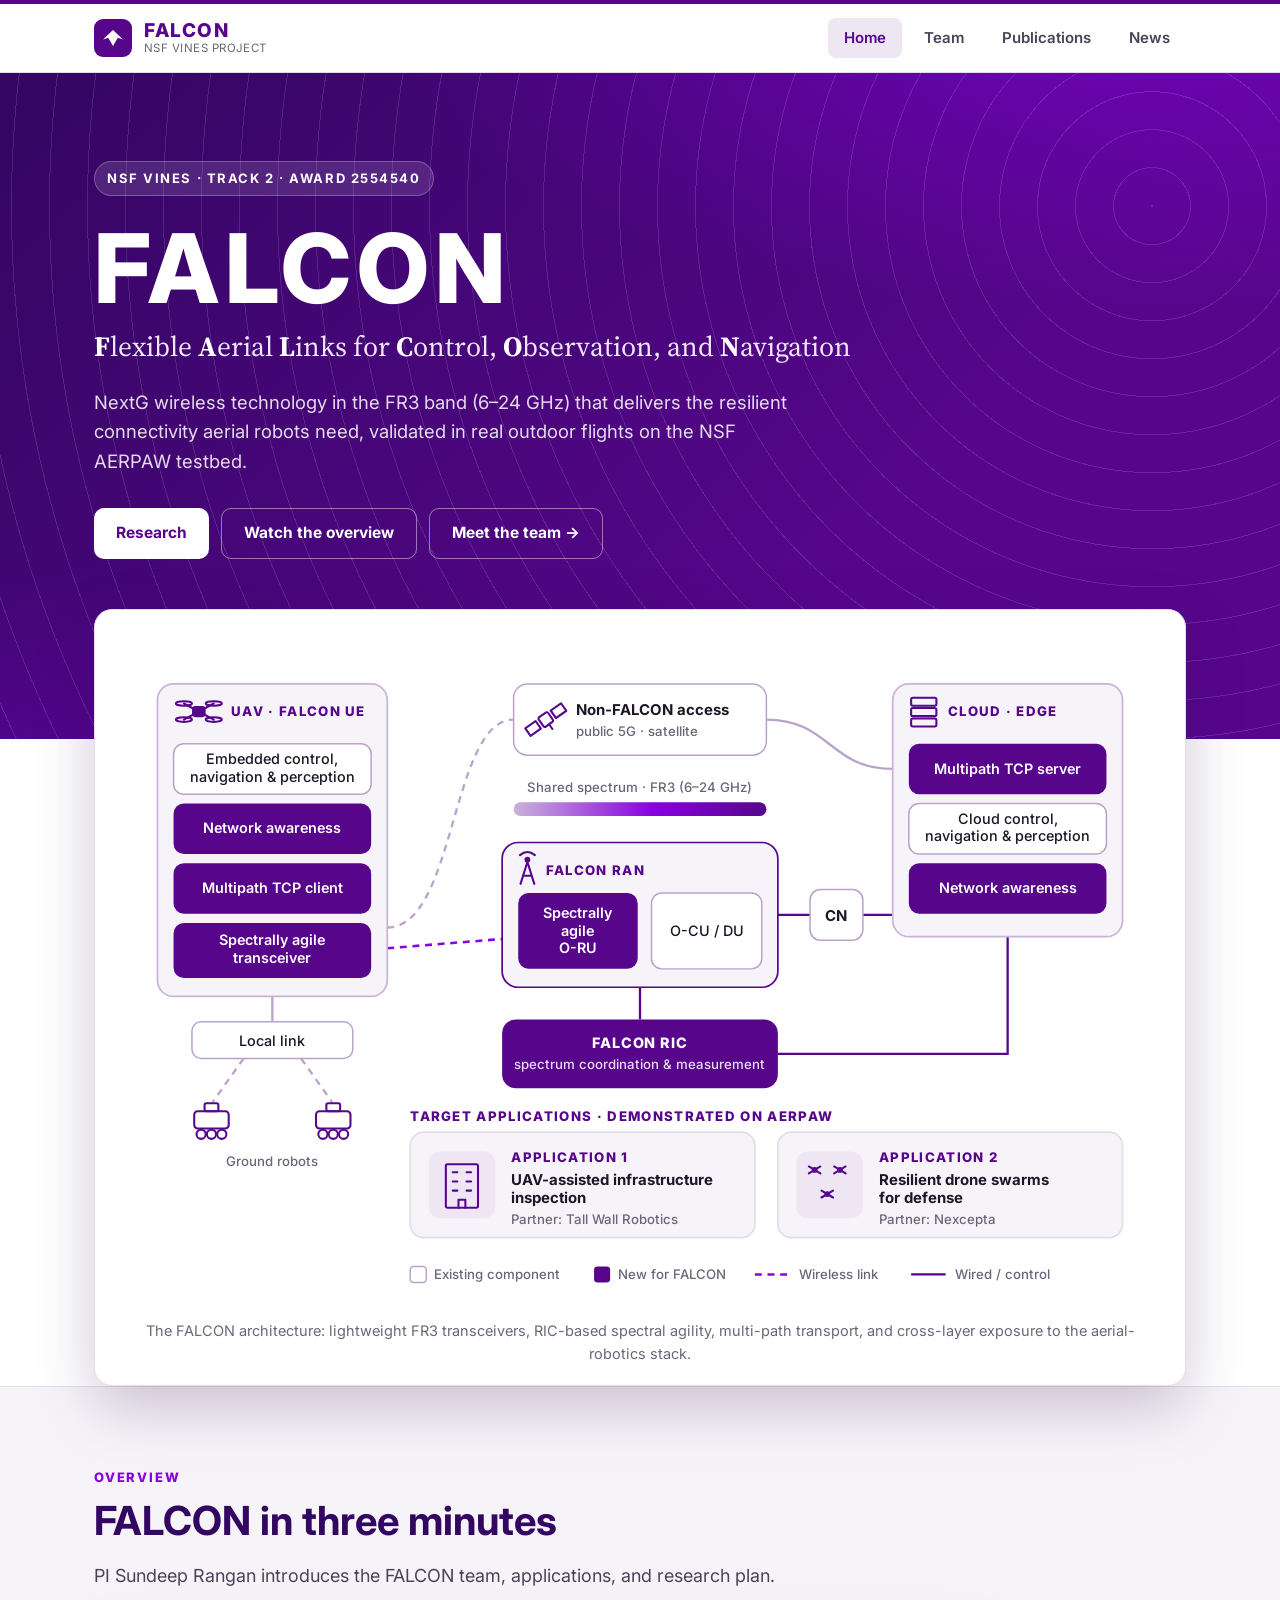
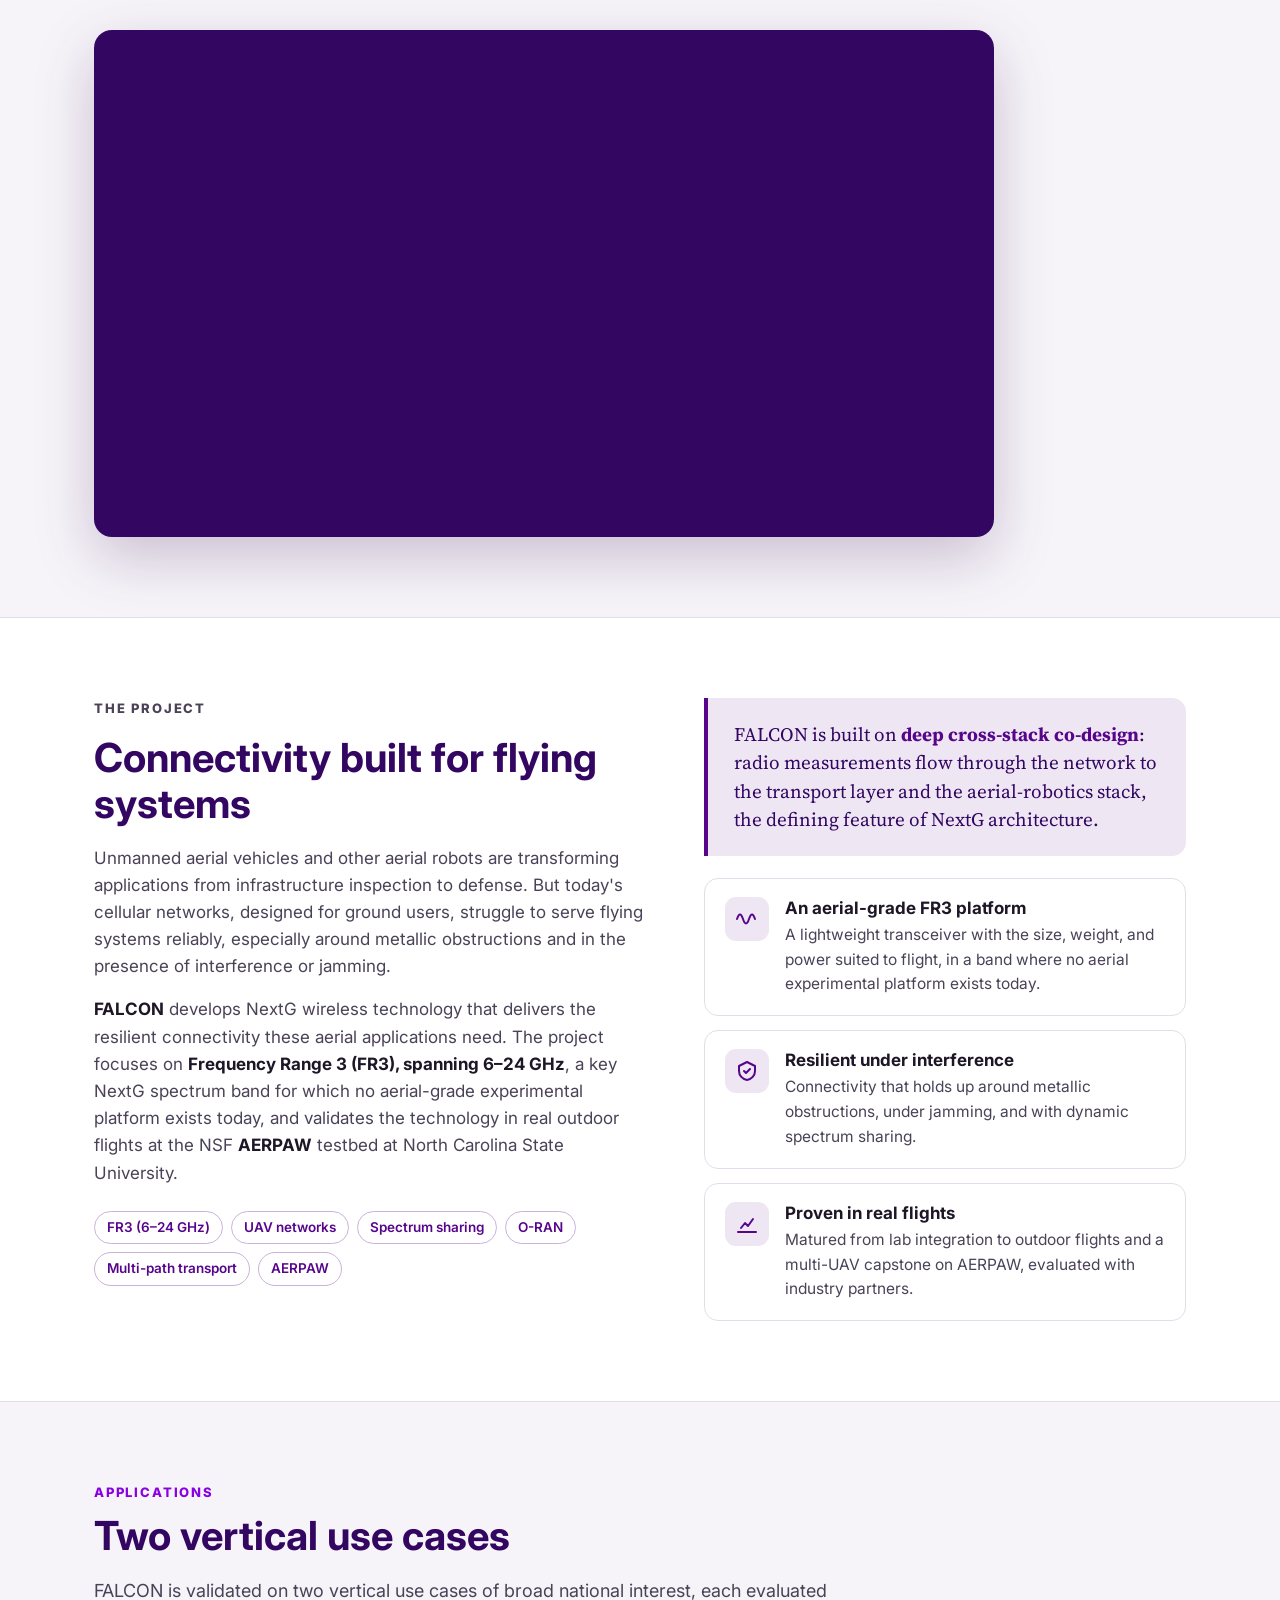
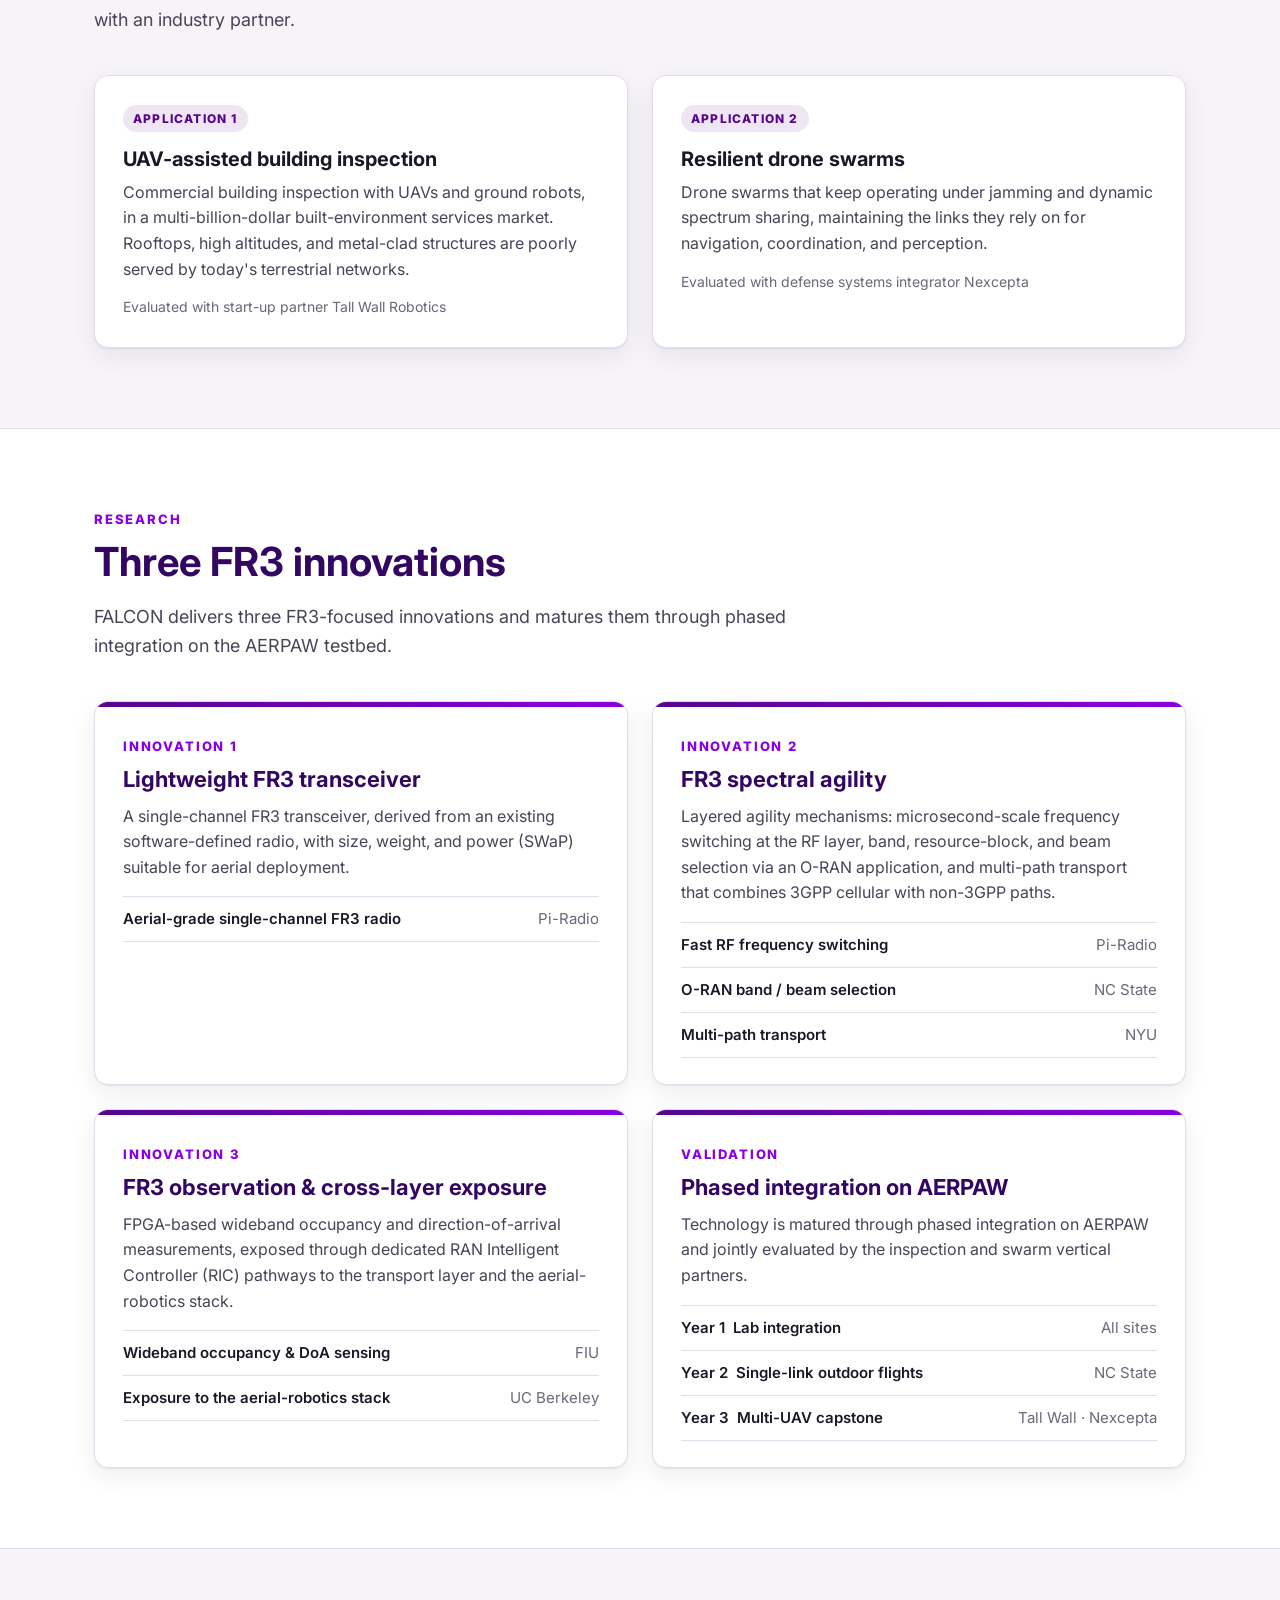
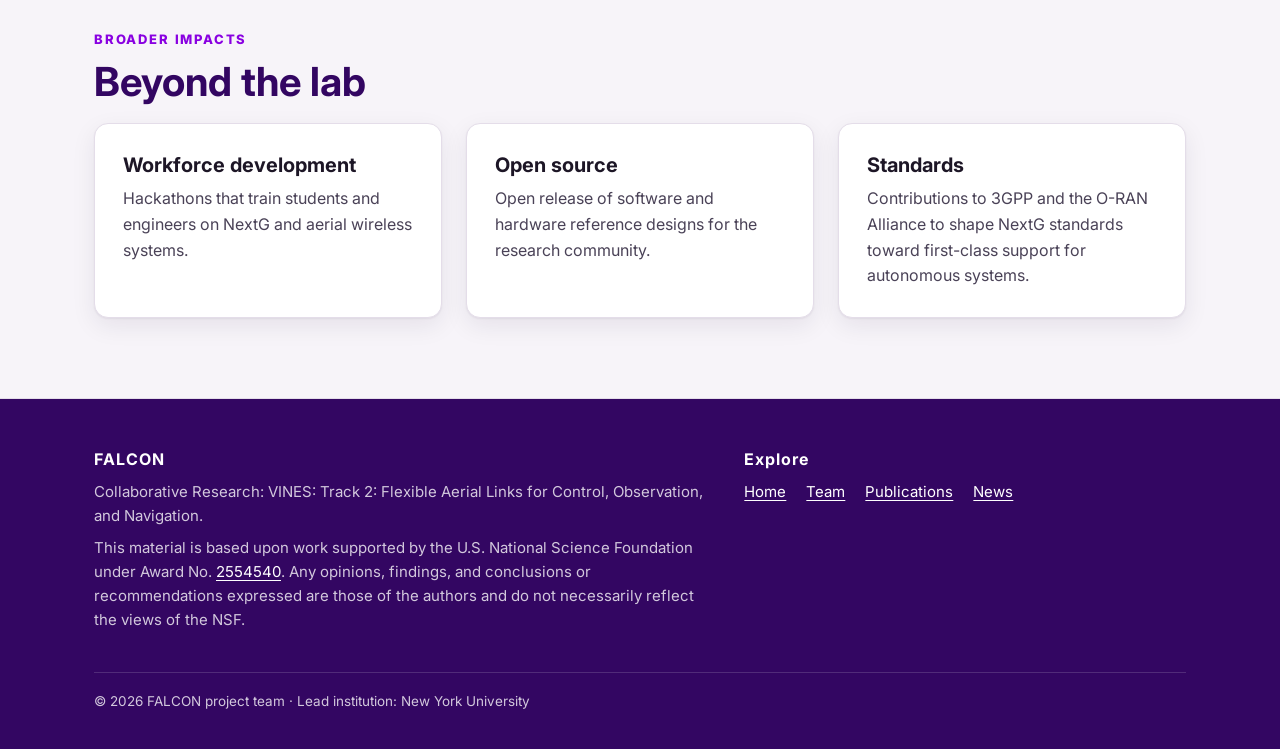
<file: index.html>
<!DOCTYPE html>
<html lang="en">
<head>
  <meta charset="utf-8">
  <meta name="viewport" content="width=device-width, initial-scale=1">
  <title>FALCON | Flexible Aerial Links for Control, Observation, and Navigation</title>
  <meta name="description" content="FALCON is an NSF VINES project developing resilient FR3 (6–24 GHz) NextG wireless connectivity for UAVs and aerial robots, validated in outdoor flights on the AERPAW testbed.">
  <link rel="icon" href="assets/img/favicon.svg" type="image/svg+xml">
  <link rel="preconnect" href="https://fonts.googleapis.com">
  <link rel="preconnect" href="https://fonts.gstatic.com" crossorigin>
  <link href="https://fonts.googleapis.com/css2?family=Inter:wght@400;500;600;700;800&family=Source+Serif+4:wght@400;600;700&display=swap" rel="stylesheet">
  <link rel="stylesheet" href="assets/css/style.css">
</head>
<body>

<header class="site-header">
  <div class="container nav">
    <a class="brand" href="index.html" aria-label="FALCON home">
      <span class="brand-mark"><svg viewBox="0 0 24 24" fill="#fff" aria-hidden="true"><path d="M2 13.5 12 4l10 9.5-5.2-1.7L12 20l-4.8-8.2z"/></svg></span>
      <span class="brand-text"><span class="brand-name">FALCON</span><span class="brand-sub">NSF VINES Project</span></span>
    </a>
    <button class="nav-toggle" aria-label="Toggle menu" aria-expanded="false" aria-controls="nav-links">
      <svg viewBox="0 0 24 24" fill="none" stroke="currentColor" stroke-width="2" stroke-linecap="round"><path d="M4 7h16M4 12h16M4 17h16"/></svg>
    </button>
    <ul class="nav-links" id="nav-links">
      <li><a href="index.html" aria-current="page">Home</a></li>
      <li><a href="team.html">Team</a></li>
      <li><a href="publications.html">Publications</a></li>
      <li><a href="news.html">News</a></li>
    </ul>
  </div>
</header>

<main>
  <!-- Hero -->
  <section class="hero">
    <div class="container">
      <span class="eyebrow">NSF VINES &middot; Track 2 &middot; Award 2554540</span>
      <h1>FALCON</h1>
      <p class="tagline"><b>F</b>lexible <b>A</b>erial <b>L</b>inks for <b>C</b>ontrol, <b>O</b>bservation, and <b>N</b>avigation</p>
      <p class="lede">NextG wireless technology in the FR3 band (6&ndash;24 GHz) that delivers the resilient connectivity aerial robots need, validated in real outdoor flights on the NSF AERPAW testbed.</p>
      <div class="btn-row">
        <a class="btn btn-primary" href="#thrusts">Research</a>
        <a class="btn btn-ghost" href="#video">Watch the overview</a>
        <a class="btn btn-ghost" href="team.html">Meet the team &rarr;</a>
      </div>
    </div>
  </section>

  <!-- Architecture figure -->
  <div class="container figure-wrap">
    <figure class="figure-card" style="margin:0">
      <div class="figure-scroll">
      <svg viewBox="0 0 900 580" role="img" aria-labelledby="archTitle archDesc">
        <title id="archTitle">FALCON system architecture</title>
        <desc id="archDesc">UAVs with spectrally agile transceivers, multipath TCP clients and network-aware autonomy connect over shared FR3 spectrum to a FALCON radio access network and to non-FALCON networks such as public 5G and satellite. A FALCON RIC coordinates spectrum, and cloud servers provide multipath transport and offloaded control, navigation and perception.</desc>
        <defs>
          <linearGradient id="spec" x1="0" x2="1">
            <stop offset="0" stop-color="#c9b3d9"/><stop offset=".55" stop-color="#8900e1"/><stop offset="1" stop-color="#57068c"/>
          </linearGradient>
        </defs>
        <style>
          .grp{fill:#f7f4f9;stroke:#c9b3d9;stroke-width:1.5}
          .ex{fill:#fff;stroke:#b9a3cc;stroke-width:1.3}
          .nw{fill:#57068c}
          .t{font:500 12.5px Inter,system-ui,sans-serif;fill:#1d1626}
          .tb{font:700 13px Inter,system-ui,sans-serif;fill:#1d1626}
          .tw{font:600 12.5px Inter,system-ui,sans-serif;fill:#fff}
          .tws{font:500 11.5px Inter,system-ui,sans-serif;fill:#eadcf5}
          .h{font:800 11.5px Inter,system-ui,sans-serif;fill:#57068c;letter-spacing:.1em}
          .s{font:500 11.5px Inter,system-ui,sans-serif;fill:#6d6578}
          .lk{fill:none;stroke:#57068c;stroke-width:2}
          .lk2{fill:none;stroke:#b9a3cc;stroke-width:2}
          .wl{fill:none;stroke:#8900e1;stroke-width:2.2;stroke-dasharray:6 5}
          .wl2{fill:none;stroke:#b9a3cc;stroke-width:2;stroke-dasharray:6 5}
          .ic{fill:none;stroke:#57068c;stroke-width:1.8;stroke-linecap:round;stroke-linejoin:round}
          .c{text-anchor:middle}
        </style>

        <!-- links (drawn first, behind the boxes) -->
        <path class="wl2" d="M230 252 C 290 252, 285 71, 340 71"/>
        <path class="wl" d="M230 270 L330 262"/>
        <path class="lk2" d="M560 71 C 615 71, 615 114, 670 114"/>
        <path class="lk" d="M570 241 H598 M644 241 H670"/>
        <path class="lk" d="M450 332 V304"/>
        <path class="lk" d="M570 362 H770 V260"/>
        <path class="lk2" d="M130 312 V334"/>
        <path class="wl2" d="M105 366 L78 404 M155 366 L182 404"/>

        <!-- UAV group -->
        <rect class="grp" x="30" y="40" width="200" height="272" rx="14"/>
        <g class="ic">
          <path d="M53 57 L79 71 M79 57 L53 71"/>
          <rect x="61" y="60" width="10" height="8" rx="2" fill="#57068c"/>
          <ellipse cx="53" cy="57" rx="7" ry="2"/><ellipse cx="79" cy="57" rx="7" ry="2"/>
          <ellipse cx="53" cy="71" rx="7" ry="2"/><ellipse cx="79" cy="71" rx="7" ry="2"/>
        </g>
        <text class="h" x="94" y="68">UAV &middot; FALCON UE</text>
        <rect class="ex" x="44" y="92" width="172" height="44" rx="9"/>
        <text class="t c" x="130" y="110">Embedded control,</text>
        <text class="t c" x="130" y="125">navigation &amp; perception</text>
        <rect class="nw" x="44" y="144" width="172" height="44" rx="9"/>
        <text class="tw c" x="130" y="170">Network awareness</text>
        <rect class="nw" x="44" y="196" width="172" height="44" rx="9"/>
        <text class="tw c" x="130" y="222">Multipath TCP client</text>
        <rect class="nw" x="44" y="248" width="172" height="48" rx="9"/>
        <text class="tw c" x="130" y="267">Spectrally agile</text>
        <text class="tw c" x="130" y="283">transceiver</text>

        <!-- Ground robots via local link -->
        <rect class="ex" x="60" y="334" width="140" height="32" rx="8"/>
        <text class="t c" x="130" y="355">Local link</text>
        <g class="ic">
          <rect x="62" y="412" width="30" height="15" rx="3"/><rect x="71" y="405" width="12" height="7" rx="1.5"/>
          <circle cx="68" cy="432" r="4"/><circle cx="77" cy="432" r="4"/><circle cx="86" cy="432" r="4"/>
          <rect x="168" y="412" width="30" height="15" rx="3"/><rect x="177" y="405" width="12" height="7" rx="1.5"/>
          <circle cx="174" cy="432" r="4"/><circle cx="183" cy="432" r="4"/><circle cx="192" cy="432" r="4"/>
        </g>
        <text class="s c" x="130" y="460">Ground robots</text>

        <!-- Non-FALCON access -->
        <rect class="ex" x="340" y="40" width="220" height="62" rx="12"/>
        <g class="ic" transform="translate(368 71) rotate(-35)">
          <rect x="-5" y="-5" width="10" height="10" rx="1.5"/>
          <rect x="-19" y="-4" width="11" height="8"/><rect x="8" y="-4" width="11" height="8"/>
          <path d="M0 5 V10"/>
        </g>
        <text class="tb" x="394" y="67">Non-FALCON access</text>
        <text class="s" x="394" y="85">public 5G &middot; satellite</text>

        <!-- Shared spectrum -->
        <text class="s c" x="450" y="134">Shared spectrum &middot; FR3 (6&ndash;24 GHz)</text>
        <rect x="340" y="143" width="220" height="12" rx="6" fill="url(#spec)"/>

        <!-- FALCON RAN -->
        <rect class="grp" x="330" y="178" width="240" height="126" rx="14" style="stroke:#57068c"/>
        <g class="ic">
          <path d="M346 214 L352 195 L358 214 M348.6 207 H355.4"/>
          <circle cx="352" cy="193" r="1.6" fill="#57068c"/>
          <path d="M345.5 189 Q352 183.5 358.5 189"/>
        </g>
        <text class="h" x="368" y="206">FALCON RAN</text>
        <rect class="nw" x="344" y="222" width="104" height="66" rx="9"/>
        <text class="tw c" x="396" y="244">Spectrally</text>
        <text class="tw c" x="396" y="259">agile</text>
        <text class="tw c" x="396" y="274">O-RU</text>
        <rect class="ex" x="460" y="222" width="96" height="66" rx="9"/>
        <text class="t c" x="508" y="259">O-CU / DU</text>

        <!-- Core network -->
        <rect class="ex" x="598" y="219" width="46" height="44" rx="9"/>
        <text class="tb c" x="621" y="246">CN</text>

        <!-- FALCON RIC -->
        <rect class="nw" x="330" y="332" width="240" height="60" rx="12"/>
        <text class="tw c" x="450" y="357" style="font-weight:800;letter-spacing:.06em">FALCON RIC</text>
        <text class="tws c" x="450" y="375">spectrum coordination &amp; measurement</text>

        <!-- Cloud / edge -->
        <rect class="grp" x="670" y="40" width="200" height="220" rx="14"/>
        <g class="ic">
          <rect x="686" y="52" width="22" height="7" rx="1.5"/><rect x="686" y="61" width="22" height="7" rx="1.5"/><rect x="686" y="70" width="22" height="7" rx="1.5"/>
        </g>
        <text class="h" x="718" y="68">CLOUD &middot; EDGE</text>
        <rect class="nw" x="684" y="92" width="172" height="44" rx="9"/>
        <text class="tw c" x="770" y="118">Multipath TCP server</text>
        <rect class="ex" x="684" y="144" width="172" height="44" rx="9"/>
        <text class="t c" x="770" y="162">Cloud control,</text>
        <text class="t c" x="770" y="177">navigation &amp; perception</text>
        <rect class="nw" x="684" y="196" width="172" height="44" rx="9"/>
        <text class="tw c" x="770" y="222">Network awareness</text>

        <!-- Applications -->
        <text class="h" x="250" y="420">TARGET APPLICATIONS &middot; DEMONSTRATED ON AERPAW</text>
        <rect class="grp" x="250" y="430" width="300" height="92" rx="12" style="stroke:#e4dde9"/>
        <rect x="266" y="447" width="58" height="58" rx="10" fill="#eee6f3"/>
        <g class="ic">
          <rect x="281" y="458" width="28" height="38" rx="1.5"/>
          <path d="M287 465h4M299 465h4M287 473h4M299 473h4M287 481h4M299 481h4M292 496v-7h6v7"/>
        </g>
        <text class="h" x="338" y="456">APPLICATION 1</text>
        <text class="tb" x="338" y="476">UAV-assisted infrastructure</text>
        <text class="tb" x="338" y="492">inspection</text>
        <text class="s" x="338" y="510">Partner: Tall Wall Robotics</text>

        <rect class="grp" x="570" y="430" width="300" height="92" rx="12" style="stroke:#e4dde9"/>
        <rect x="586" y="447" width="58" height="58" rx="10" fill="#eee6f3"/>
        <g class="ic">
          <path d="M597 460l10 6M607 460l-10 6M619 460l10 6M629 460l-10 6M608 481l10 6M618 481l-10 6"/>
          <circle cx="602" cy="463" r="1.6" fill="#57068c"/><circle cx="624" cy="463" r="1.6" fill="#57068c"/><circle cx="613" cy="484" r="1.6" fill="#57068c"/>
        </g>
        <text class="h" x="658" y="456">APPLICATION 2</text>
        <text class="tb" x="658" y="476">Resilient drone swarms</text>
        <text class="tb" x="658" y="492">for defense</text>
        <text class="s" x="658" y="510">Partner: Nexcepta</text>

        <!-- Legend -->
        <rect class="ex" x="250" y="547" width="14" height="14" rx="3"/>
        <text class="s" x="271" y="558">Existing component</text>
        <rect class="nw" x="410" y="547" width="14" height="14" rx="3"/>
        <text class="s" x="431" y="558">New for FALCON</text>
        <path class="wl" d="M550 554 H580"/>
        <text class="s" x="588" y="558">Wireless link</text>
        <path class="lk" d="M686 554 H716"/>
        <text class="s" x="724" y="558">Wired / control</text>
      </svg>
      </div>
      <figcaption>The FALCON architecture: lightweight FR3 transceivers, RIC-based spectral agility, multi-path transport, and cross-layer exposure to the aerial-robotics stack.</figcaption>
    </figure>
  </div>

  <!-- Overview video -->
  <section class="section-alt" id="video">
    <div class="container">
      <p class="section-label">Overview</p>
      <h2>FALCON in three minutes</h2>
      <p class="section-intro">PI Sundeep Rangan introduces the FALCON team, applications, and research plan.</p>
      <div class="video-frame">
        <iframe src="https://www.youtube-nocookie.com/embed/zkoxwdPACqs?rel=0" title="FALCON project overview video" loading="lazy" allow="accelerometer; clipboard-write; encrypted-media; gyroscope; picture-in-picture; web-share" referrerpolicy="strict-origin-when-cross-origin" allowfullscreen></iframe>
      </div>
    </div>
  </section>

  <!-- About -->
  <section id="about">
    <div class="container two-col">
      <div class="prose">
        <p class="section-label">The project</p>
        <h2>Connectivity built for flying systems</h2>
        <p>Unmanned aerial vehicles and other aerial robots are transforming applications from infrastructure inspection to defense. But today's cellular networks, designed for ground users, struggle to serve flying systems reliably, especially around metallic obstructions and in the presence of interference or jamming.</p>
        <p><strong>FALCON</strong> develops NextG wireless technology that delivers the resilient connectivity these aerial applications need. The project focuses on <strong>Frequency Range 3 (FR3), spanning 6&ndash;24 GHz</strong>, a key NextG spectrum band for which no aerial-grade experimental platform exists today, and validates the technology in real outdoor flights at the NSF <strong>AERPAW</strong> testbed at North Carolina State University.</p>
        <div class="keywords">
          <span>FR3 (6&ndash;24 GHz)</span><span>UAV networks</span><span>Spectrum sharing</span><span>O-RAN</span><span>Multi-path transport</span><span>AERPAW</span>
        </div>
      </div>
      <div>
        <div class="callout" style="margin-bottom:22px">
          FALCON is built on <em>deep cross-stack co-design</em>: radio measurements flow through the network to the transport layer and the aerial-robotics stack, the defining feature of NextG architecture.
        </div>
        <div class="pill-list">
          <div class="pill">
            <span class="icon"><svg viewBox="0 0 24 24" fill="none" stroke="currentColor" stroke-width="2" stroke-linecap="round"><path d="M2 12c2-6 4-6 6 0s4 6 6 0 4-6 6 0"/></svg></span>
            <div><h3>An aerial-grade FR3 platform</h3><p>A lightweight transceiver with the size, weight, and power suited to flight, in a band where no aerial experimental platform exists today.</p></div>
          </div>
          <div class="pill">
            <span class="icon"><svg viewBox="0 0 24 24" fill="none" stroke="currentColor" stroke-width="2" stroke-linecap="round" stroke-linejoin="round"><path d="M12 3 4 7v5c0 4.5 3.4 8.3 8 9 4.6-.7 8-4.5 8-9V7z"/><path d="m9 12 2 2 4-4"/></svg></span>
            <div><h3>Resilient under interference</h3><p>Connectivity that holds up around metallic obstructions, under jamming, and with dynamic spectrum sharing.</p></div>
          </div>
          <div class="pill">
            <span class="icon"><svg viewBox="0 0 24 24" fill="none" stroke="currentColor" stroke-width="2" stroke-linecap="round" stroke-linejoin="round"><path d="M3 20h18M6 16l4-5 3 3 5-7"/></svg></span>
            <div><h3>Proven in real flights</h3><p>Matured from lab integration to outdoor flights and a multi-UAV capstone on AERPAW, evaluated with industry partners.</p></div>
          </div>
        </div>
      </div>
    </div>
  </section>

  <!-- Use cases -->
  <section class="section-alt" id="applications">
    <div class="container">
      <p class="section-label">Applications</p>
      <h2>Two vertical use cases</h2>
      <p class="section-intro">FALCON is validated on two vertical use cases of broad national interest, each evaluated with an industry partner.</p>
      <div class="cards-2">
        <article class="card">
          <span class="tag">Application 1</span>
          <h3>UAV-assisted building inspection</h3>
          <p>Commercial building inspection with UAVs and ground robots, in a multi-billion-dollar built-environment services market. Rooftops, high altitudes, and metal-clad structures are poorly served by today's terrestrial networks.</p>
          <p class="partners">Evaluated with start-up partner Tall Wall Robotics</p>
        </article>
        <article class="card">
          <span class="tag">Application 2</span>
          <h3>Resilient drone swarms</h3>
          <p>Drone swarms that keep operating under jamming and dynamic spectrum sharing, maintaining the links they rely on for navigation, coordination, and perception.</p>
          <p class="partners">Evaluated with defense systems integrator Nexcepta</p>
        </article>
      </div>
    </div>
  </section>

  <!-- Thrusts -->
  <section id="thrusts">
    <div class="container">
      <p class="section-label">Research</p>
      <h2>Three FR3 innovations</h2>
      <p class="section-intro">FALCON delivers three FR3-focused innovations and matures them through phased integration on the AERPAW testbed.</p>
      <div class="thrusts">
        <article class="thrust">
          <span class="thrust-num">Innovation 1</span>
          <h3>Lightweight FR3 transceiver</h3>
          <p>A single-channel FR3 transceiver, derived from an existing software-defined radio, with size, weight, and power (SWaP) suitable for aerial deployment.</p>
          <ul class="subthrusts">
            <li><span>Aerial-grade single-channel FR3 radio</span><span>Pi-Radio</span></li>
          </ul>
        </article>
        <article class="thrust">
          <span class="thrust-num">Innovation 2</span>
          <h3>FR3 spectral agility</h3>
          <p>Layered agility mechanisms: microsecond-scale frequency switching at the RF layer, band, resource-block, and beam selection via an O-RAN application, and multi-path transport that combines 3GPP cellular with non-3GPP paths.</p>
          <ul class="subthrusts">
            <li><span>Fast RF frequency switching</span><span>Pi-Radio</span></li>
            <li><span>O-RAN band / beam selection</span><span>NC State</span></li>
            <li><span>Multi-path transport</span><span>NYU</span></li>
          </ul>
        </article>
        <article class="thrust">
          <span class="thrust-num">Innovation 3</span>
          <h3>FR3 observation &amp; cross-layer exposure</h3>
          <p>FPGA-based wideband occupancy and direction-of-arrival measurements, exposed through dedicated RAN Intelligent Controller (RIC) pathways to the transport layer and the aerial-robotics stack.</p>
          <ul class="subthrusts">
            <li><span>Wideband occupancy &amp; DoA sensing</span><span>FIU</span></li>
            <li><span>Exposure to the aerial-robotics stack</span><span>UC Berkeley</span></li>
          </ul>
        </article>
        <article class="thrust">
          <span class="thrust-num">Validation</span>
          <h3>Phased integration on AERPAW</h3>
          <p>Technology is matured through phased integration on AERPAW and jointly evaluated by the inspection and swarm vertical partners.</p>
          <ul class="subthrusts">
            <li><span>Year 1 &nbsp;Lab integration</span><span>All sites</span></li>
            <li><span>Year 2 &nbsp;Single-link outdoor flights</span><span>NC State</span></li>
            <li><span>Year 3 &nbsp;Multi-UAV capstone</span><span>Tall Wall &middot; Nexcepta</span></li>
          </ul>
        </article>
      </div>
    </div>
  </section>

  <!-- Broader impacts -->
  <section class="section-alt" id="impacts">
    <div class="container">
      <p class="section-label">Broader impacts</p>
      <h2>Beyond the lab</h2>
      <div class="cards-3">
        <article class="card">
          <h3>Workforce development</h3>
          <p>Hackathons that train students and engineers on NextG and aerial wireless systems.</p>
        </article>
        <article class="card">
          <h3>Open source</h3>
          <p>Open release of software and hardware reference designs for the research community.</p>
        </article>
        <article class="card">
          <h3>Standards</h3>
          <p>Contributions to 3GPP and the O-RAN Alliance to shape NextG standards toward first-class support for autonomous systems.</p>
        </article>
      </div>
    </div>
  </section>
</main>

<footer class="site-footer">
  <div class="container">
    <div class="footer-grid">
      <div>
        <h4>FALCON</h4>
        <p>Collaborative Research: VINES: Track 2: Flexible Aerial Links for Control, Observation, and Navigation.</p>
        <p>This material is based upon work supported by the U.S. National Science Foundation under Award No. <a href="https://www.nsf.gov/awardsearch/show-award?AWD_ID=2554540">2554540</a>. Any opinions, findings, and conclusions or recommendations expressed are those of the authors and do not necessarily reflect the views of the NSF.</p>
      </div>
      <div>
        <h4>Explore</h4>
        <ul class="footer-links">
          <li><a href="index.html">Home</a></li>
          <li><a href="team.html">Team</a></li>
          <li><a href="publications.html">Publications</a></li>
          <li><a href="news.html">News</a></li>
        </ul>
      </div>
    </div>
    <div class="footer-bottom">&copy; 2026 FALCON project team &middot; Lead institution: New York University</div>
  </div>
</footer>

<script src="assets/js/main.js"></script>
</body>
</html>
</file>
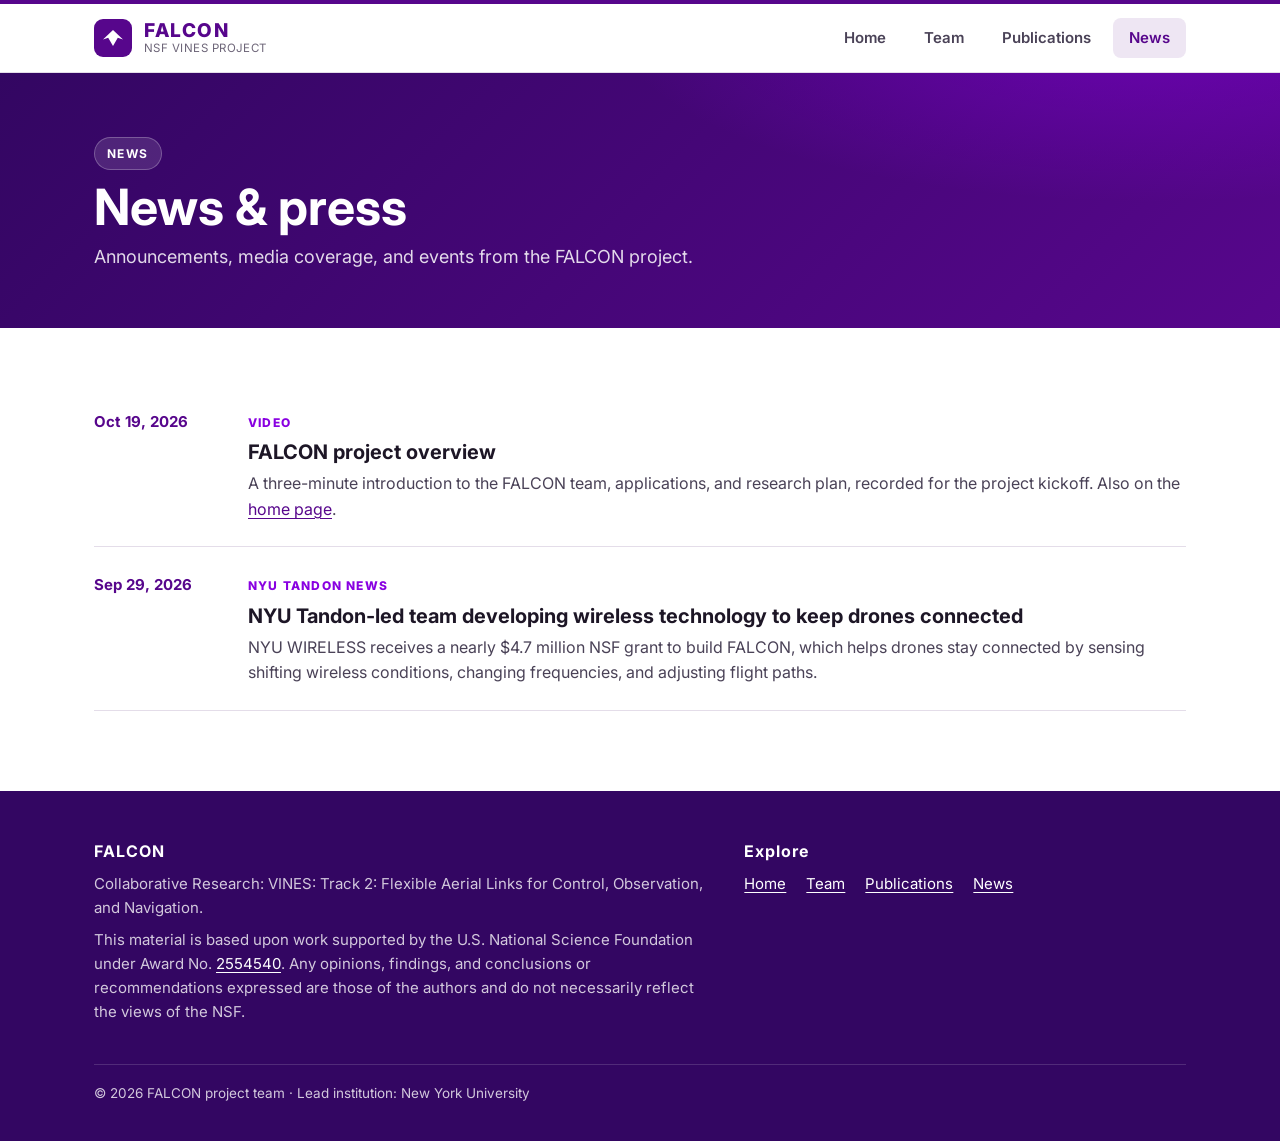
<file: news.html>
<!DOCTYPE html>
<html lang="en">
<head>
  <meta charset="utf-8">
  <meta name="viewport" content="width=device-width, initial-scale=1">
  <title>News | FALCON</title>
  <meta name="description" content="News and press coverage of the NSF VINES FALCON project.">
  <link rel="icon" href="assets/img/favicon.svg" type="image/svg+xml">
  <link rel="preconnect" href="https://fonts.googleapis.com">
  <link rel="preconnect" href="https://fonts.gstatic.com" crossorigin>
  <link href="https://fonts.googleapis.com/css2?family=Inter:wght@400;500;600;700;800&family=Source+Serif+4:wght@400;600;700&display=swap" rel="stylesheet">
  <link rel="stylesheet" href="assets/css/style.css">
</head>
<body>

<header class="site-header">
  <div class="container nav">
    <a class="brand" href="index.html" aria-label="FALCON home">
      <span class="brand-mark"><svg viewBox="0 0 24 24" fill="#fff" aria-hidden="true"><path d="M2 13.5 12 4l10 9.5-5.2-1.7L12 20l-4.8-8.2z"/></svg></span>
      <span class="brand-text"><span class="brand-name">FALCON</span><span class="brand-sub">NSF VINES Project</span></span>
    </a>
    <button class="nav-toggle" aria-label="Toggle menu" aria-expanded="false" aria-controls="nav-links">
      <svg viewBox="0 0 24 24" fill="none" stroke="currentColor" stroke-width="2" stroke-linecap="round"><path d="M4 7h16M4 12h16M4 17h16"/></svg>
    </button>
    <ul class="nav-links" id="nav-links">
      <li><a href="index.html">Home</a></li>
      <li><a href="team.html">Team</a></li>
      <li><a href="publications.html">Publications</a></li>
      <li><a href="news.html" aria-current="page">News</a></li>
    </ul>
  </div>
</header>

<main>
  <section class="page-hero">
    <div class="container">
      <span class="eyebrow">News</span>
      <h1>News &amp; press</h1>
      <p>Announcements, media coverage, and events from the FALCON project.</p>
    </div>
  </section>

  <section>
    <div class="container">
      <!--
        Add new items at the top of the list:

        <li class="news-item">
          <time datetime="YYYY-MM-DD">Month D, YYYY</time>
          <div>
            <span class="news-source">Source</span>
            <h3><a href="https://...">Headline</a></h3>
            <p>One- or two-sentence summary.</p>
          </div>
        </li>
      -->
      <ul class="news-list">
        <li class="news-item">
          <time datetime="2026-10-19">Oct 19, 2026</time>
          <div>
            <span class="news-source">Video</span>
            <h3><a href="https://youtu.be/zkoxwdPACqs">FALCON project overview</a></h3>
            <p>A three-minute introduction to the FALCON team, applications, and research plan, recorded for the project kickoff. Also on the <a href="index.html#video">home page</a>.</p>
          </div>
        </li>
        <li class="news-item">
          <time datetime="2026-09-29">Sep 29, 2026</time>
          <div>
            <span class="news-source">NYU Tandon News</span>
            <h3><a href="https://engineering.nyu.edu/news/nyu-tandon-led-team-developing-wireless-technology-keep-drones-connected">NYU Tandon-led team developing wireless technology to keep drones connected</a></h3>
            <p>NYU WIRELESS receives a nearly $4.7 million NSF grant to build FALCON, which helps drones stay connected by sensing shifting wireless conditions, changing frequencies, and adjusting flight paths.</p>
          </div>
        </li>
      </ul>
    </div>
  </section>
</main>

<footer class="site-footer">
  <div class="container">
    <div class="footer-grid">
      <div>
        <h4>FALCON</h4>
        <p>Collaborative Research: VINES: Track 2: Flexible Aerial Links for Control, Observation, and Navigation.</p>
        <p>This material is based upon work supported by the U.S. National Science Foundation under Award No. <a href="https://www.nsf.gov/awardsearch/show-award?AWD_ID=2554540">2554540</a>. Any opinions, findings, and conclusions or recommendations expressed are those of the authors and do not necessarily reflect the views of the NSF.</p>
      </div>
      <div>
        <h4>Explore</h4>
        <ul class="footer-links">
          <li><a href="index.html">Home</a></li>
          <li><a href="team.html">Team</a></li>
          <li><a href="publications.html">Publications</a></li>
          <li><a href="news.html">News</a></li>
        </ul>
      </div>
    </div>
    <div class="footer-bottom">&copy; 2026 FALCON project team &middot; Lead institution: New York University</div>
  </div>
</footer>

<script src="assets/js/main.js"></script>
</body>
</html>
</file>
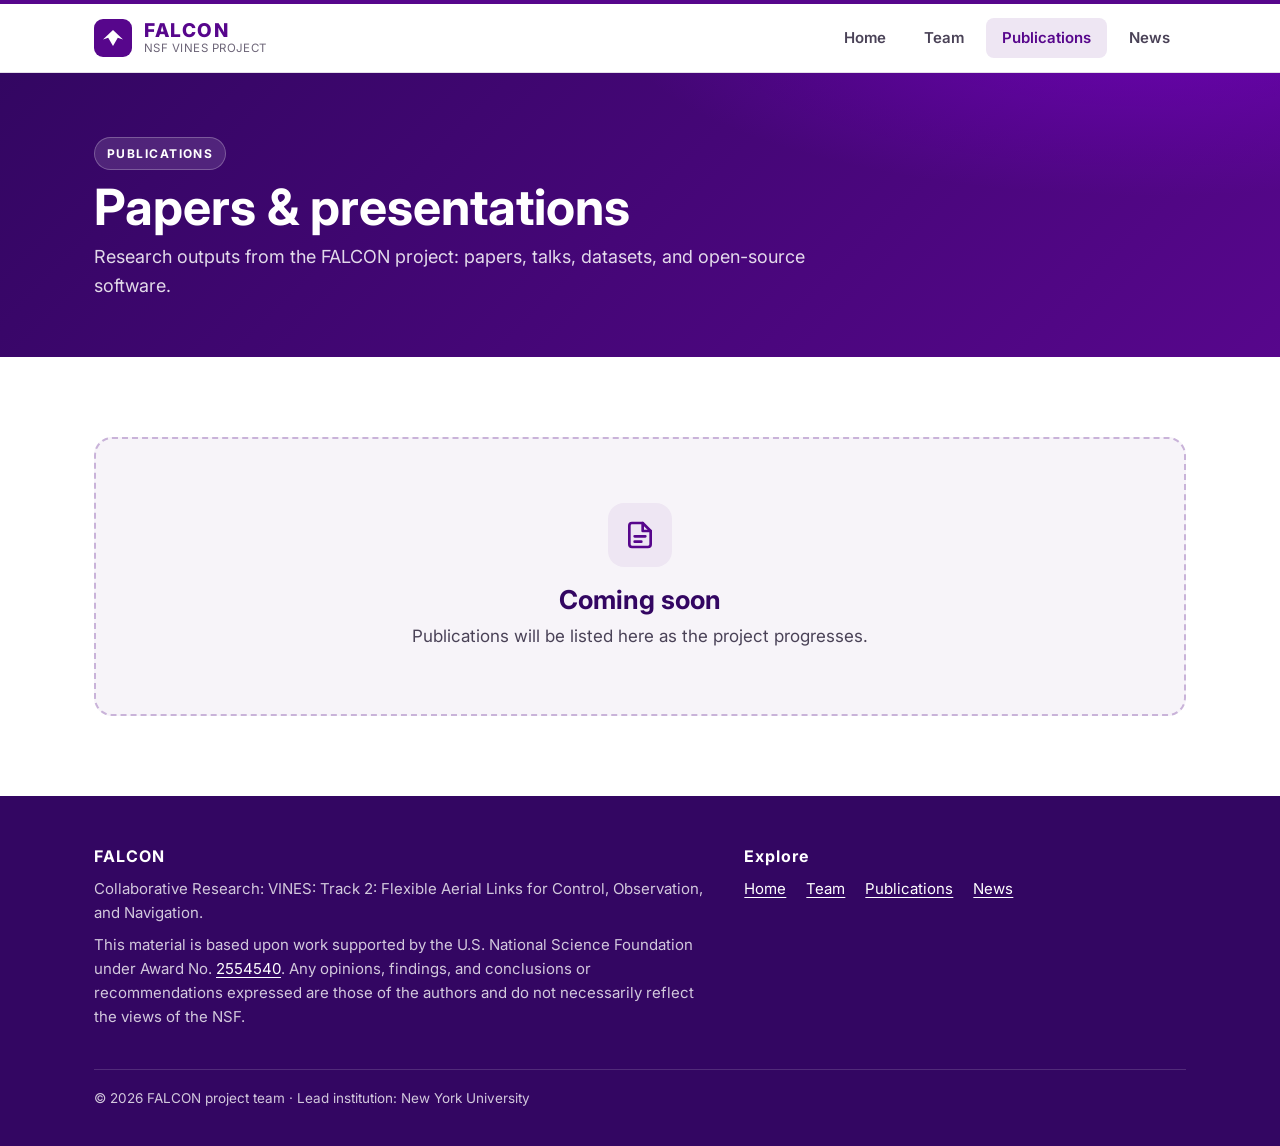
<file: publications.html>
<!DOCTYPE html>
<html lang="en">
<head>
  <meta charset="utf-8">
  <meta name="viewport" content="width=device-width, initial-scale=1">
  <title>Publications | FALCON</title>
  <meta name="description" content="Publications from the NSF VINES FALCON project.">
  <link rel="icon" href="assets/img/favicon.svg" type="image/svg+xml">
  <link rel="preconnect" href="https://fonts.googleapis.com">
  <link rel="preconnect" href="https://fonts.gstatic.com" crossorigin>
  <link href="https://fonts.googleapis.com/css2?family=Inter:wght@400;500;600;700;800&family=Source+Serif+4:wght@400;600;700&display=swap" rel="stylesheet">
  <link rel="stylesheet" href="assets/css/style.css">
</head>
<body>

<header class="site-header">
  <div class="container nav">
    <a class="brand" href="index.html" aria-label="FALCON home">
      <span class="brand-mark"><svg viewBox="0 0 24 24" fill="#fff" aria-hidden="true"><path d="M2 13.5 12 4l10 9.5-5.2-1.7L12 20l-4.8-8.2z"/></svg></span>
      <span class="brand-text"><span class="brand-name">FALCON</span><span class="brand-sub">NSF VINES Project</span></span>
    </a>
    <button class="nav-toggle" aria-label="Toggle menu" aria-expanded="false" aria-controls="nav-links">
      <svg viewBox="0 0 24 24" fill="none" stroke="currentColor" stroke-width="2" stroke-linecap="round"><path d="M4 7h16M4 12h16M4 17h16"/></svg>
    </button>
    <ul class="nav-links" id="nav-links">
      <li><a href="index.html">Home</a></li>
      <li><a href="team.html">Team</a></li>
      <li><a href="publications.html" aria-current="page">Publications</a></li>
      <li><a href="news.html">News</a></li>
    </ul>
  </div>
</header>

<main>
  <section class="page-hero">
    <div class="container">
      <span class="eyebrow">Publications</span>
      <h1>Papers &amp; presentations</h1>
      <p>Research outputs from the FALCON project: papers, talks, datasets, and open-source software.</p>
    </div>
  </section>

  <section>
    <div class="container">
      <div class="empty-state">
        <span class="icon"><svg viewBox="0 0 24 24" fill="none" stroke="currentColor" stroke-width="2" stroke-linecap="round" stroke-linejoin="round"><path d="M14 3H6a2 2 0 0 0-2 2v14a2 2 0 0 0 2 2h12a2 2 0 0 0 2-2V9z"/><path d="M14 3v6h6M8 13h8M8 17h5"/></svg></span>
        <h2>Coming soon</h2>
        <p>Publications will be listed here as the project progresses.</p>
      </div>

      <!--
        To add publications, replace the empty-state block above with a list like:

        <h2>2026</h2>
        <ul class="pub-list">
          <li class="pub">
            <div class="title"><a href="https://doi.org/...">Paper title</a></div>
            <div class="authors">A. Author, B. Author, and S. Rangan</div>
            <div class="venue">Proc. IEEE Conference, 2026</div>
          </li>
        </ul>
      -->
    </div>
  </section>
</main>

<footer class="site-footer">
  <div class="container">
    <div class="footer-grid">
      <div>
        <h4>FALCON</h4>
        <p>Collaborative Research: VINES: Track 2: Flexible Aerial Links for Control, Observation, and Navigation.</p>
        <p>This material is based upon work supported by the U.S. National Science Foundation under Award No. <a href="https://www.nsf.gov/awardsearch/show-award?AWD_ID=2554540">2554540</a>. Any opinions, findings, and conclusions or recommendations expressed are those of the authors and do not necessarily reflect the views of the NSF.</p>
      </div>
      <div>
        <h4>Explore</h4>
        <ul class="footer-links">
          <li><a href="index.html">Home</a></li>
          <li><a href="team.html">Team</a></li>
          <li><a href="publications.html">Publications</a></li>
          <li><a href="news.html">News</a></li>
        </ul>
      </div>
    </div>
    <div class="footer-bottom">&copy; 2026 FALCON project team &middot; Lead institution: New York University</div>
  </div>
</footer>

<script src="assets/js/main.js"></script>
</body>
</html>
</file>
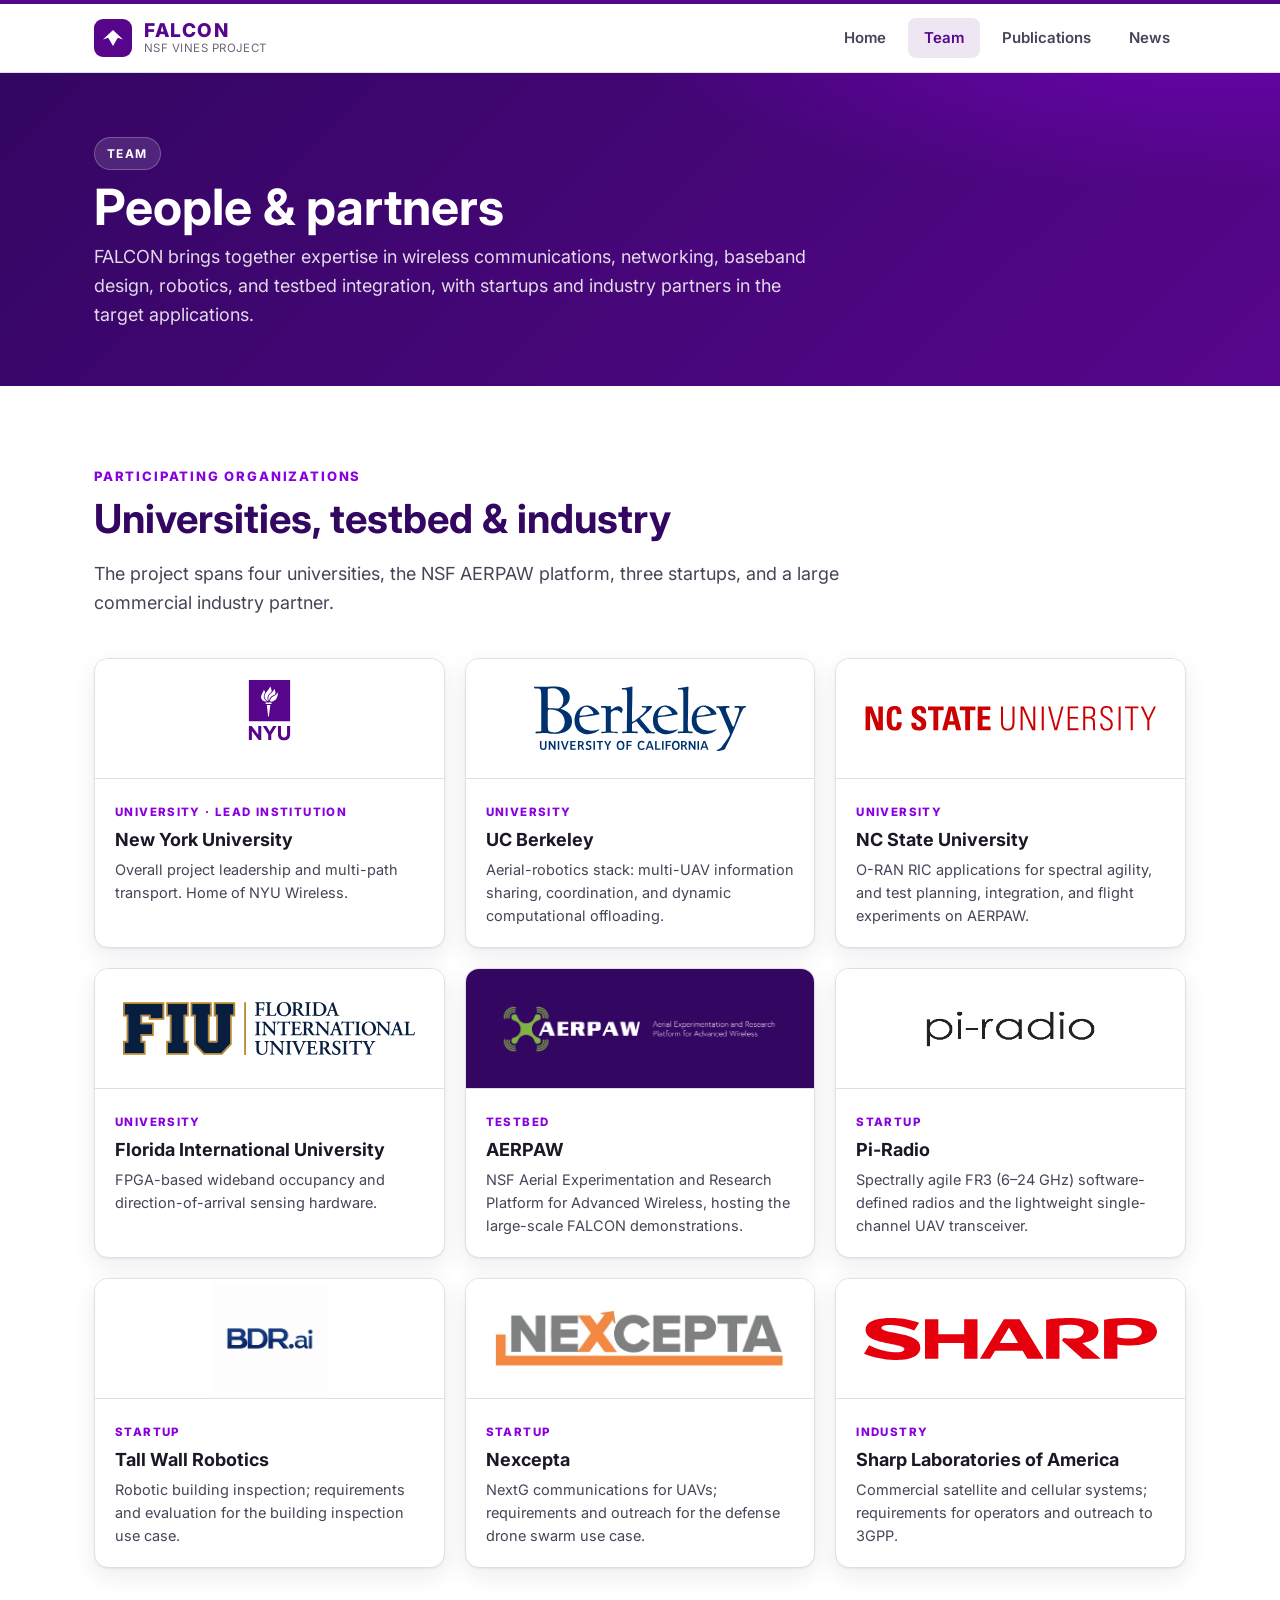
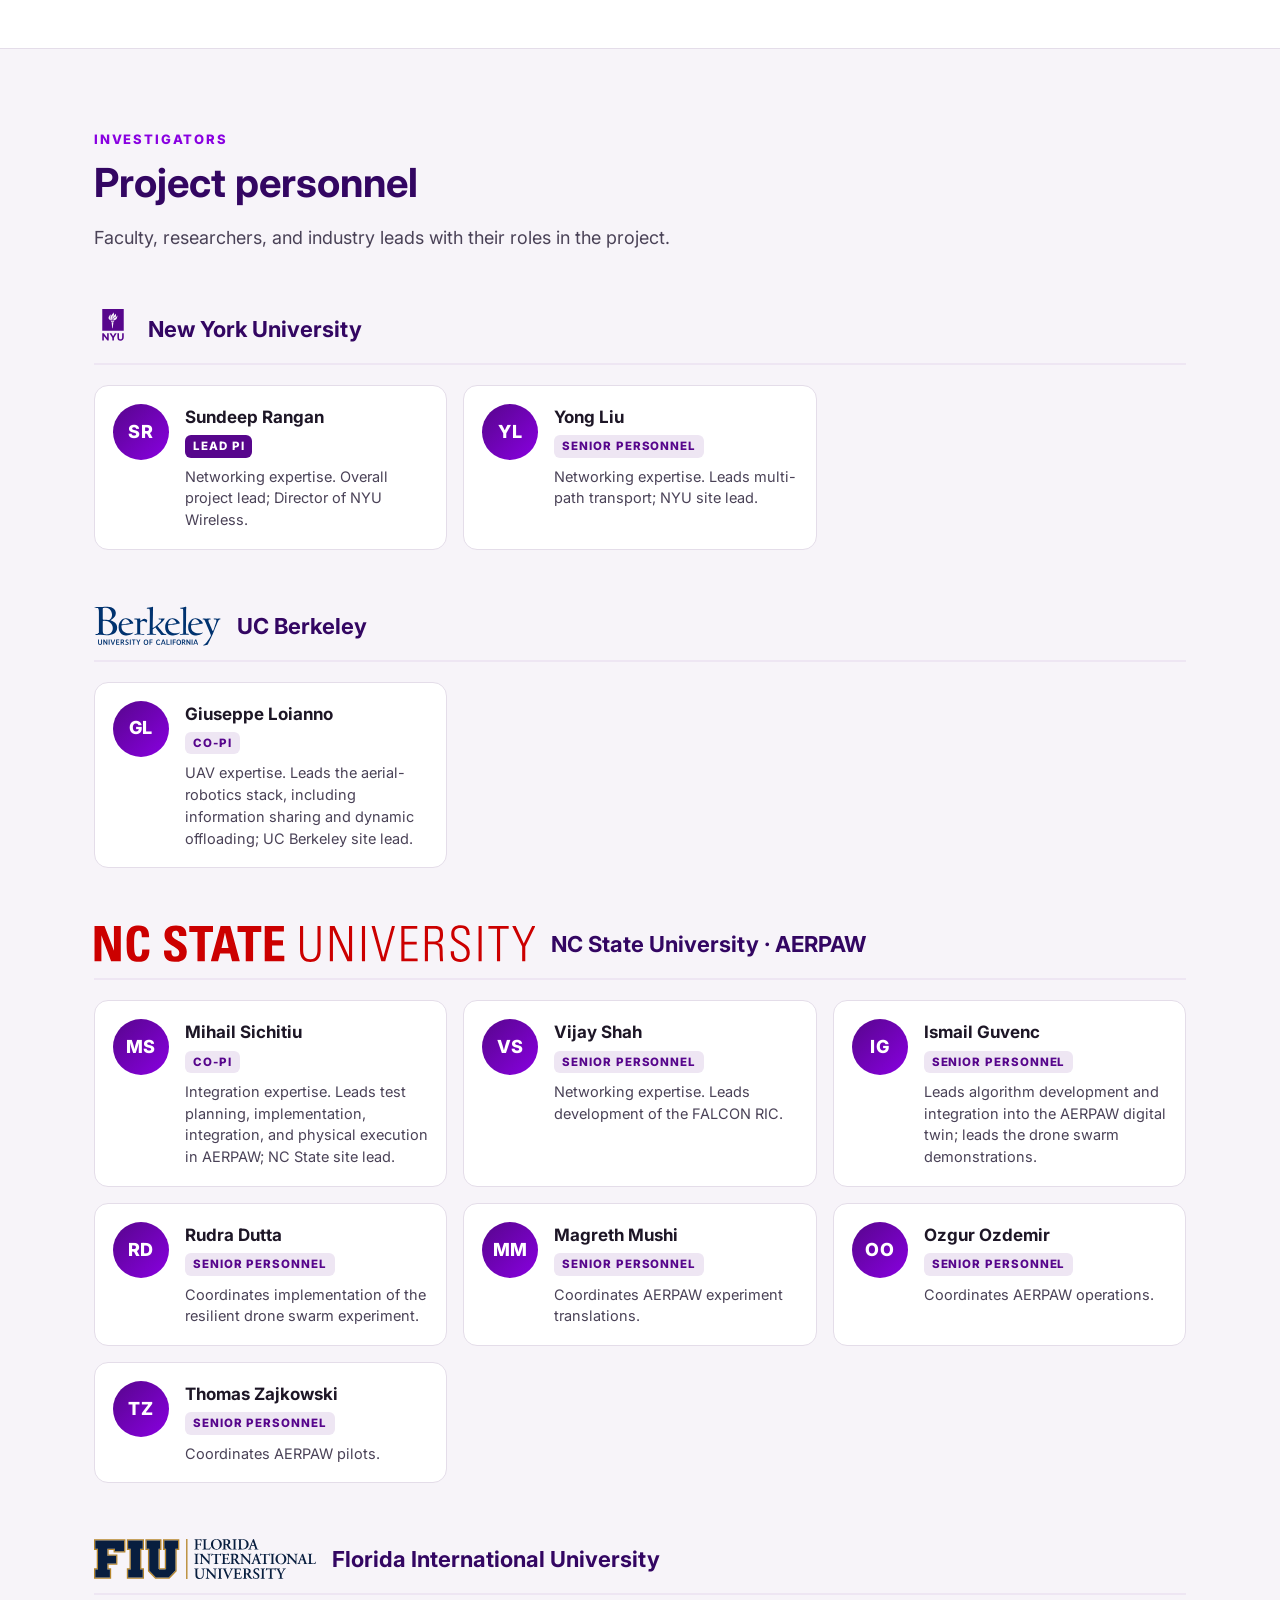
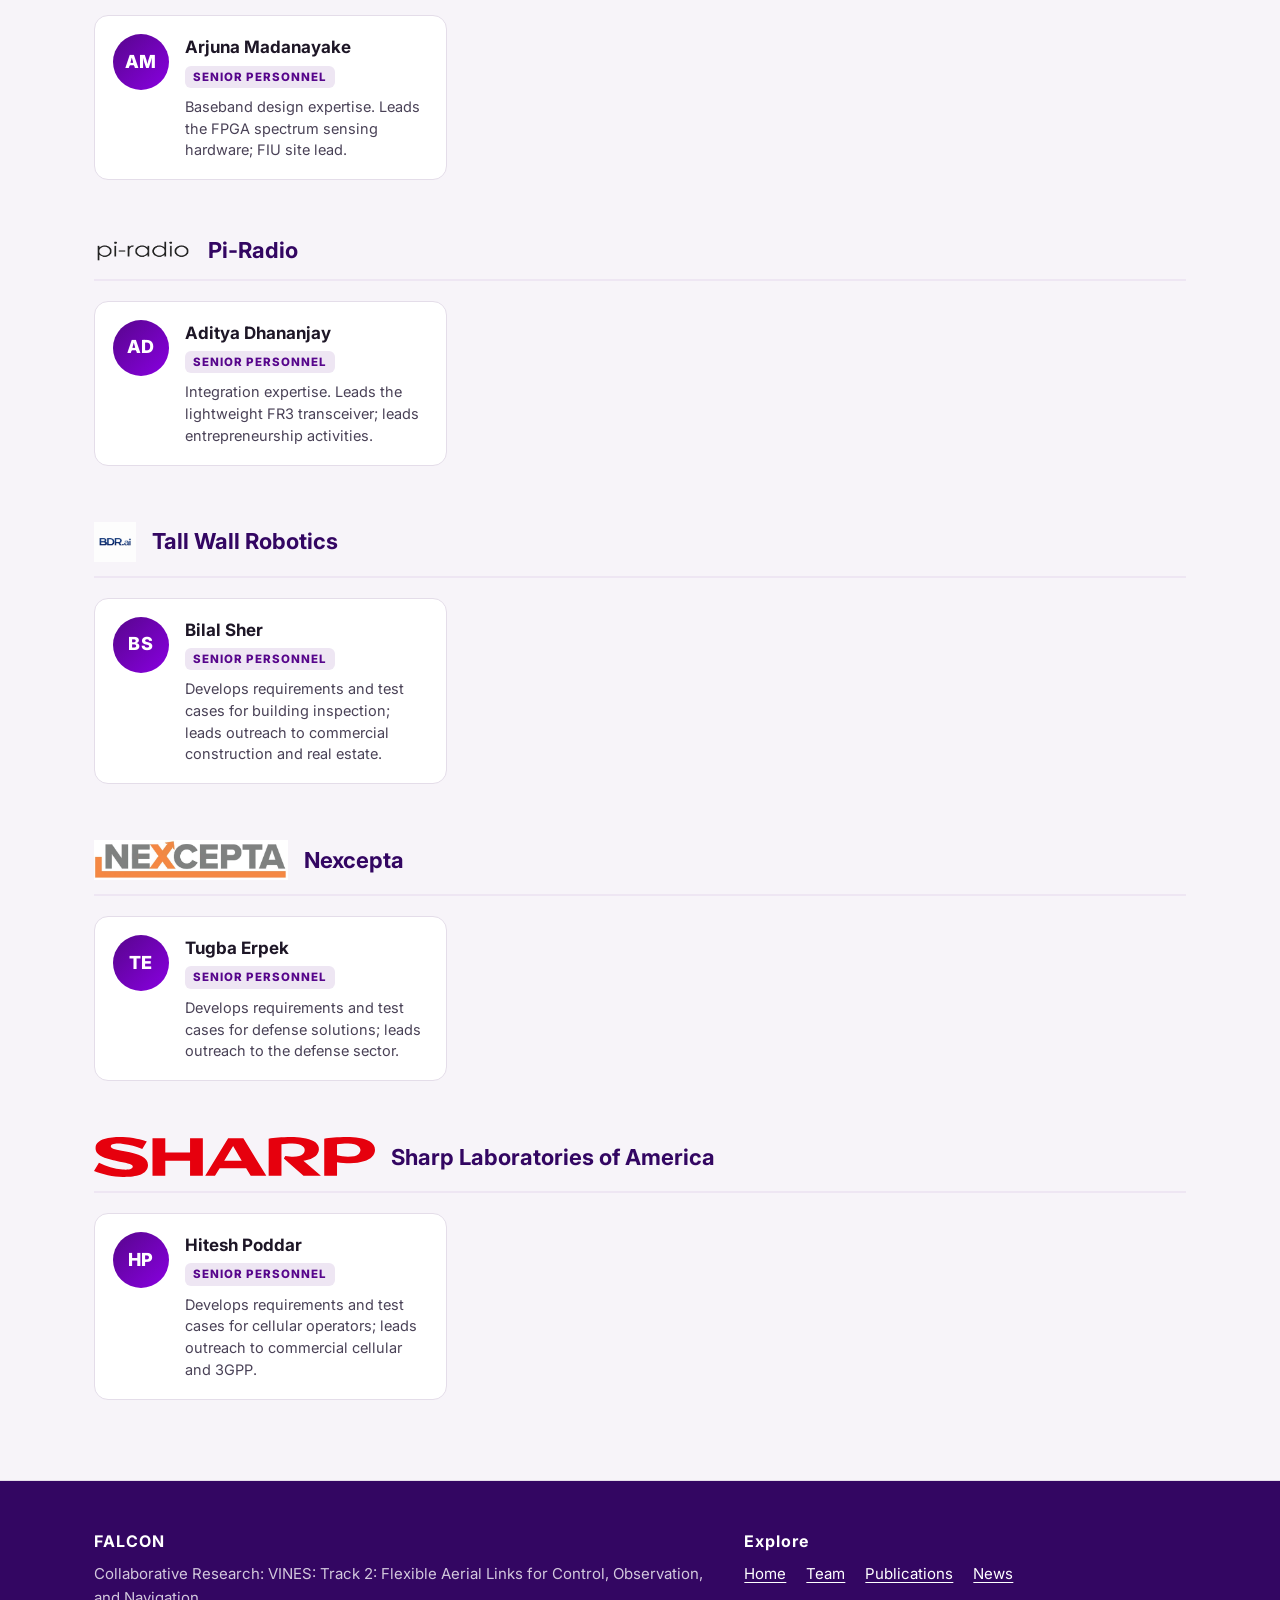
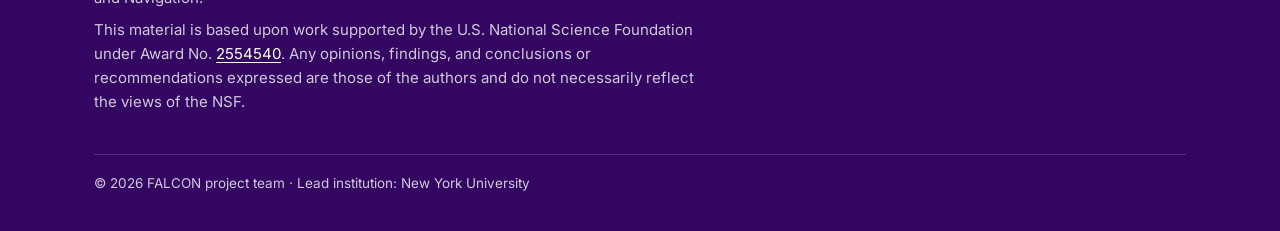
<file: team.html>
<!DOCTYPE html>
<html lang="en">
<head>
  <meta charset="utf-8">
  <meta name="viewport" content="width=device-width, initial-scale=1">
  <title>Team | FALCON</title>
  <meta name="description" content="The universities, companies, and researchers behind the NSF VINES FALCON project.">
  <link rel="icon" href="assets/img/favicon.svg" type="image/svg+xml">
  <link rel="preconnect" href="https://fonts.googleapis.com">
  <link rel="preconnect" href="https://fonts.gstatic.com" crossorigin>
  <link href="https://fonts.googleapis.com/css2?family=Inter:wght@400;500;600;700;800&family=Source+Serif+4:wght@400;600;700&display=swap" rel="stylesheet">
  <link rel="stylesheet" href="assets/css/style.css">
</head>
<body>

<header class="site-header">
  <div class="container nav">
    <a class="brand" href="index.html" aria-label="FALCON home">
      <span class="brand-mark"><svg viewBox="0 0 24 24" fill="#fff" aria-hidden="true"><path d="M2 13.5 12 4l10 9.5-5.2-1.7L12 20l-4.8-8.2z"/></svg></span>
      <span class="brand-text"><span class="brand-name">FALCON</span><span class="brand-sub">NSF VINES Project</span></span>
    </a>
    <button class="nav-toggle" aria-label="Toggle menu" aria-expanded="false" aria-controls="nav-links">
      <svg viewBox="0 0 24 24" fill="none" stroke="currentColor" stroke-width="2" stroke-linecap="round"><path d="M4 7h16M4 12h16M4 17h16"/></svg>
    </button>
    <ul class="nav-links" id="nav-links">
      <li><a href="index.html">Home</a></li>
      <li><a href="team.html" aria-current="page">Team</a></li>
      <li><a href="publications.html">Publications</a></li>
      <li><a href="news.html">News</a></li>
    </ul>
  </div>
</header>

<main>
  <section class="page-hero">
    <div class="container">
      <span class="eyebrow">Team</span>
      <h1>People &amp; partners</h1>
      <p>FALCON brings together expertise in wireless communications, networking, baseband design, robotics, and testbed integration, with startups and industry partners in the target applications.</p>
    </div>
  </section>

  <!-- Organizations -->
  <section>
    <div class="container">
      <p class="section-label">Participating organizations</p>
      <h2>Universities, testbed &amp; industry</h2>
      <p class="section-intro">The project spans four universities, the NSF AERPAW platform, three startups, and a large commercial industry partner.</p>

      <div class="org-grid">
        <article class="org">
          <div class="org-logo"><img src="assets/logos/nyu.svg" alt="New York University"></div>
          <div class="org-body">
            <span class="org-type">University &middot; Lead institution</span>
            <h3>New York University</h3>
            <p>Overall project leadership and multi-path transport. Home of NYU Wireless.</p>
          </div>
        </article>
        <article class="org">
          <div class="org-logo"><img src="assets/logos/berkeley.svg" alt="University of California, Berkeley"></div>
          <div class="org-body">
            <span class="org-type">University</span>
            <h3>UC Berkeley</h3>
            <p>Aerial-robotics stack: multi-UAV information sharing, coordination, and dynamic computational offloading.</p>
          </div>
        </article>
        <article class="org">
          <div class="org-logo"><img src="assets/logos/ncsu.svg" alt="North Carolina State University"></div>
          <div class="org-body">
            <span class="org-type">University</span>
            <h3>NC State University</h3>
            <p>O-RAN RIC applications for spectral agility, and test planning, integration, and flight experiments on AERPAW.</p>
          </div>
        </article>
        <article class="org">
          <div class="org-logo"><img src="assets/logos/fiu.svg" alt="Florida International University"></div>
          <div class="org-body">
            <span class="org-type">University</span>
            <h3>Florida International University</h3>
            <p>FPGA-based wideband occupancy and direction-of-arrival sensing hardware.</p>
          </div>
        </article>
        <article class="org">
          <div class="org-logo dark"><img src="assets/logos/aerpaw.png" alt="AERPAW"></div>
          <div class="org-body">
            <span class="org-type">Testbed</span>
            <h3>AERPAW</h3>
            <p>NSF Aerial Experimentation and Research Platform for Advanced Wireless, hosting the large-scale FALCON demonstrations.</p>
          </div>
        </article>
        <article class="org">
          <div class="org-logo"><img src="assets/logos/pi-radio.png" alt="Pi-Radio" style="max-height:48px"></div>
          <div class="org-body">
            <span class="org-type">Startup</span>
            <h3>Pi-Radio</h3>
            <p>Spectrally agile FR3 (6&ndash;24 GHz) software-defined radios and the lightweight single-channel UAV transceiver.</p>
          </div>
        </article>
        <article class="org">
          <div class="org-logo" style="padding:4px"><img class="padded-logo" src="assets/logos/tall-wall-robotics.webp" alt="Tall Wall Robotics"></div>
          <div class="org-body">
            <span class="org-type">Startup</span>
            <h3>Tall Wall Robotics</h3>
            <p>Robotic building inspection; requirements and evaluation for the building inspection use case.</p>
          </div>
        </article>
        <article class="org">
          <div class="org-logo"><img src="assets/logos/nexcepta.jpg" alt="Nexcepta"></div>
          <div class="org-body">
            <span class="org-type">Startup</span>
            <h3>Nexcepta</h3>
            <p>NextG communications for UAVs; requirements and outreach for the defense drone swarm use case.</p>
          </div>
        </article>
        <article class="org">
          <div class="org-logo"><img src="assets/logos/sharp.svg" alt="Sharp"></div>
          <div class="org-body">
            <span class="org-type">Industry</span>
            <h3>Sharp Laboratories of America</h3>
            <p>Commercial satellite and cellular systems; requirements for operators and outreach to 3GPP.</p>
          </div>
        </article>
      </div>
    </div>
  </section>

  <!-- People -->
  <section class="section-alt">
    <div class="container">
      <p class="section-label">Investigators</p>
      <h2>Project personnel</h2>
      <p class="section-intro" style="margin-bottom:0">Faculty, researchers, and industry leads with their roles in the project.</p>

      <div class="org-section">
        <div class="org-section-head">
          <img src="assets/logos/nyu.svg" alt="">
          <h3>New York University</h3>
        </div>
        <div class="people">
          <div class="person">
            <span class="avatar">SR</span>
            <div><h4>Sundeep Rangan</h4><span class="role-badge lead">Lead PI</span>
              <p>Networking expertise. Overall project lead; Director of NYU Wireless.</p></div>
          </div>
          <div class="person">
            <span class="avatar">YL</span>
            <div><h4>Yong Liu</h4><span class="role-badge">Senior Personnel</span>
              <p>Networking expertise. Leads multi-path transport; NYU site lead.</p></div>
          </div>
        </div>
      </div>

      <div class="org-section">
        <div class="org-section-head">
          <img src="assets/logos/berkeley.svg" alt="">
          <h3>UC Berkeley</h3>
        </div>
        <div class="people">
          <div class="person">
            <span class="avatar">GL</span>
            <div><h4>Giuseppe Loianno</h4><span class="role-badge">Co-PI</span>
              <p>UAV expertise. Leads the aerial-robotics stack, including information sharing and dynamic offloading; UC Berkeley site lead.</p></div>
          </div>
        </div>
      </div>

      <div class="org-section">
        <div class="org-section-head">
          <img src="assets/logos/ncsu.svg" alt="">
          <h3>NC State University &middot; AERPAW</h3>
        </div>
        <div class="people">
          <div class="person">
            <span class="avatar">MS</span>
            <div><h4>Mihail Sichitiu</h4><span class="role-badge">Co-PI</span>
              <p>Integration expertise. Leads test planning, implementation, integration, and physical execution in AERPAW; NC State site lead.</p></div>
          </div>
          <div class="person">
            <span class="avatar">VS</span>
            <div><h4>Vijay Shah</h4><span class="role-badge">Senior Personnel</span>
              <p>Networking expertise. Leads development of the FALCON RIC.</p></div>
          </div>
          <div class="person">
            <span class="avatar">IG</span>
            <div><h4>Ismail Guvenc</h4><span class="role-badge">Senior Personnel</span>
              <p>Leads algorithm development and integration into the AERPAW digital twin; leads the drone swarm demonstrations.</p></div>
          </div>
          <div class="person">
            <span class="avatar">RD</span>
            <div><h4>Rudra Dutta</h4><span class="role-badge">Senior Personnel</span>
              <p>Coordinates implementation of the resilient drone swarm experiment.</p></div>
          </div>
          <div class="person">
            <span class="avatar">MM</span>
            <div><h4>Magreth Mushi</h4><span class="role-badge">Senior Personnel</span>
              <p>Coordinates AERPAW experiment translations.</p></div>
          </div>
          <div class="person">
            <span class="avatar">OO</span>
            <div><h4>Ozgur Ozdemir</h4><span class="role-badge">Senior Personnel</span>
              <p>Coordinates AERPAW operations.</p></div>
          </div>
          <div class="person">
            <span class="avatar">TZ</span>
            <div><h4>Thomas Zajkowski</h4><span class="role-badge">Senior Personnel</span>
              <p>Coordinates AERPAW pilots.</p></div>
          </div>
        </div>
      </div>

      <div class="org-section">
        <div class="org-section-head">
          <img src="assets/logos/fiu.svg" alt="">
          <h3>Florida International University</h3>
        </div>
        <div class="people">
          <div class="person">
            <span class="avatar">AM</span>
            <div><h4>Arjuna Madanayake</h4><span class="role-badge">Senior Personnel</span>
              <p>Baseband design expertise. Leads the FPGA spectrum sensing hardware; FIU site lead.</p></div>
          </div>
        </div>
      </div>

      <div class="org-section">
        <div class="org-section-head">
          <img src="assets/logos/pi-radio.png" alt="" style="height:26px">
          <h3>Pi-Radio</h3>
        </div>
        <div class="people">
          <div class="person">
            <span class="avatar">AD</span>
            <div><h4>Aditya Dhananjay</h4><span class="role-badge">Senior Personnel</span>
              <p>Integration expertise. Leads the lightweight FR3 transceiver; leads entrepreneurship activities.</p></div>
          </div>
        </div>
      </div>

      <div class="org-section">
        <div class="org-section-head">
          <img src="assets/logos/tall-wall-robotics.webp" alt="">
          <h3>Tall Wall Robotics</h3>
        </div>
        <div class="people">
          <div class="person">
            <span class="avatar">BS</span>
            <div><h4>Bilal Sher</h4><span class="role-badge">Senior Personnel</span>
              <p>Develops requirements and test cases for building inspection; leads outreach to commercial construction and real estate.</p></div>
          </div>
        </div>
      </div>

      <div class="org-section">
        <div class="org-section-head">
          <img src="assets/logos/nexcepta.jpg" alt="">
          <h3>Nexcepta</h3>
        </div>
        <div class="people">
          <div class="person">
            <span class="avatar">TE</span>
            <div><h4>Tugba Erpek</h4><span class="role-badge">Senior Personnel</span>
              <p>Develops requirements and test cases for defense solutions; leads outreach to the defense sector.</p></div>
          </div>
        </div>
      </div>

      <div class="org-section">
        <div class="org-section-head">
          <img src="assets/logos/sharp.svg" alt="">
          <h3>Sharp Laboratories of America</h3>
        </div>
        <div class="people">
          <div class="person">
            <span class="avatar">HP</span>
            <div><h4>Hitesh Poddar</h4><span class="role-badge">Senior Personnel</span>
              <p>Develops requirements and test cases for cellular operators; leads outreach to commercial cellular and 3GPP.</p></div>
          </div>
        </div>
      </div>
    </div>
  </section>
</main>

<footer class="site-footer">
  <div class="container">
    <div class="footer-grid">
      <div>
        <h4>FALCON</h4>
        <p>Collaborative Research: VINES: Track 2: Flexible Aerial Links for Control, Observation, and Navigation.</p>
        <p>This material is based upon work supported by the U.S. National Science Foundation under Award No. <a href="https://www.nsf.gov/awardsearch/show-award?AWD_ID=2554540">2554540</a>. Any opinions, findings, and conclusions or recommendations expressed are those of the authors and do not necessarily reflect the views of the NSF.</p>
      </div>
      <div>
        <h4>Explore</h4>
        <ul class="footer-links">
          <li><a href="index.html">Home</a></li>
          <li><a href="team.html">Team</a></li>
          <li><a href="publications.html">Publications</a></li>
          <li><a href="news.html">News</a></li>
        </ul>
      </div>
    </div>
    <div class="footer-bottom">&copy; 2026 FALCON project team &middot; Lead institution: New York University</div>
  </div>
</footer>

<script src="assets/js/main.js"></script>
</body>
</html>
</file>
<file: assets/css/style.css>
/* FALCON project site — NYU color theme */
:root {
  --violet: #57068c;        /* NYU Violet */
  --violet-deep: #330662;   /* Deep violet */
  --violet-ultra: #8900e1;  /* Ultra violet */
  --violet-light: #eee6f3;  /* Light violet tint */
  --violet-mid: #c9b3d9;
  --ink: #1d1626;
  --ink-soft: #4a4257;
  --muted: #6d6578;
  --line: #e4dde9;
  --bg: #ffffff;
  --bg-alt: #f7f4f9;
  --radius: 14px;
  --shadow: 0 1px 2px rgba(30, 10, 50, .06), 0 8px 24px rgba(30, 10, 50, .08);
  --maxw: 1140px;
  --font: "Inter", system-ui, -apple-system, "Segoe UI", Roboto, sans-serif;
  --font-display: "Source Serif 4", Georgia, serif;
}

*, *::before, *::after { box-sizing: border-box; }
html { scroll-behavior: smooth; }
body {
  margin: 0;
  font-family: var(--font);
  color: var(--ink);
  background: var(--bg);
  line-height: 1.6;
  font-size: 17px;
  -webkit-font-smoothing: antialiased;
}
img { max-width: 100%; display: block; }
a { color: var(--violet); text-decoration-thickness: 1px; text-underline-offset: 3px; }
a:hover { color: var(--violet-ultra); }

.container { max-width: var(--maxw); margin: 0 auto; padding: 0 24px; }

/* ---------- Header / nav ---------- */
.site-header {
  position: sticky; top: 0; z-index: 50;
  background: rgba(255, 255, 255, .94);
  backdrop-filter: saturate(160%) blur(8px);
  border-top: 4px solid var(--violet);
  border-bottom: 1px solid var(--line);
}
.nav { display: flex; align-items: center; justify-content: space-between; height: 68px; }
.brand { display: flex; align-items: center; gap: 12px; text-decoration: none; color: var(--ink); }
.brand-mark {
  width: 38px; height: 38px; border-radius: 9px;
  background: var(--violet); display: grid; place-items: center;
}
.brand-mark svg { width: 24px; height: 24px; }
.brand-text { display: flex; flex-direction: column; line-height: 1.1; }
.brand-name { font-weight: 800; letter-spacing: .08em; font-size: 19px; color: var(--violet); }
.brand-sub { font-size: 11.5px; color: var(--muted); letter-spacing: .04em; text-transform: uppercase; }

.nav-links { display: flex; gap: 6px; list-style: none; margin: 0; padding: 0; }
.nav-links a {
  display: block; padding: 8px 16px; border-radius: 8px;
  text-decoration: none; color: var(--ink-soft); font-weight: 600; font-size: 15px;
}
.nav-links a:hover { background: var(--violet-light); color: var(--violet); }
.nav-links a[aria-current="page"] { color: var(--violet); background: var(--violet-light); }

.nav-toggle {
  display: none; background: none; border: 1px solid var(--line); border-radius: 8px;
  width: 42px; height: 42px; cursor: pointer; color: var(--violet);
}
.nav-toggle svg { width: 22px; height: 22px; margin: auto; }

@media (max-width: 720px) {
  .nav-toggle { display: grid; place-items: center; }
  .nav-links {
    display: none; position: absolute; left: 0; right: 0; top: 72px;
    flex-direction: column; background: #fff; padding: 8px 16px 16px;
    border-bottom: 1px solid var(--line); box-shadow: var(--shadow);
  }
  .nav-links.open { display: flex; }
  .brand-sub { display: none; }
}

/* ---------- Hero ---------- */
.hero {
  position: relative; overflow: hidden; color: #fff;
  background:
    radial-gradient(1200px 500px at 85% -10%, rgba(137, 0, 225, .55), transparent 60%),
    radial-gradient(800px 400px at 0% 110%, rgba(137, 0, 225, .25), transparent 60%),
    linear-gradient(135deg, var(--violet-deep) 0%, var(--violet) 70%);
  padding: 88px 0 180px;
}
.hero::after { /* subtle signal-wave texture */
  content: ""; position: absolute; inset: 0; pointer-events: none; opacity: .12;
  background-image: repeating-radial-gradient(circle at 90% 20%, #fff 0 1px, transparent 1px 38px);
}
.hero .container { position: relative; z-index: 1; }
.eyebrow {
  display: inline-flex; align-items: center; gap: 8px;
  font-size: 13px; font-weight: 700; letter-spacing: .12em; text-transform: uppercase;
  padding: 6px 12px; border-radius: 999px;
  background: rgba(255, 255, 255, .12); border: 1px solid rgba(255, 255, 255, .25);
}
.hero h1 {
  font-size: clamp(54px, 9vw, 96px); line-height: 1; margin: 24px 0 12px;
  letter-spacing: .06em; font-weight: 800;
}
.hero .tagline {
  font-family: var(--font-display); font-size: clamp(21px, 2.6vw, 28px);
  margin: 0 0 22px; color: #f1e6fa; max-width: 760px; line-height: 1.35;
}
.hero .tagline b { color: #fff; font-weight: 700; }
.hero .lede { font-size: 18.5px; max-width: 700px; color: rgba(255, 255, 255, .86); margin: 0 0 32px; }
.btn-row { display: flex; flex-wrap: wrap; gap: 12px; }
.btn {
  display: inline-flex; align-items: center; gap: 8px; padding: 12px 22px; border-radius: 10px;
  font-weight: 700; font-size: 15.5px; text-decoration: none; transition: transform .15s, background .15s;
}
.btn:hover { transform: translateY(-1px); }
.btn-primary { background: #fff; color: var(--violet); }
.btn-primary:hover { color: var(--violet-deep); }
.btn-ghost { color: #fff; border: 1px solid rgba(255, 255, 255, .45); }
.btn-ghost:hover { background: rgba(255, 255, 255, .1); color: #fff; }

/* Architecture figure overlapping the hero */
.figure-wrap { margin-top: -130px; position: relative; z-index: 2; }
.figure-card {
  background: #fff; border-radius: 18px; box-shadow: 0 20px 60px rgba(40, 6, 70, .22);
  padding: 28px 28px 20px; border: 1px solid var(--line);
}
.figure-scroll { overflow-x: auto; }
.figure-card svg { width: 100%; min-width: 640px; height: auto; display: block; }
.figure-card figcaption { font-size: 14.5px; color: var(--muted); margin-top: 14px; text-align: center; }

/* Overview video */
.video-frame {
  aspect-ratio: 16 / 9; max-width: 900px; border-radius: 18px; overflow: hidden;
  background: var(--violet-deep); box-shadow: 0 20px 60px rgba(40, 6, 70, .22);
}
.video-frame iframe { width: 100%; height: 100%; border: 0; display: block; }

/* ---------- Page header (inner pages) ---------- */
.page-hero {
  color: #fff; padding: 64px 0 56px;
  background:
    radial-gradient(900px 300px at 90% -20%, rgba(137, 0, 225, .5), transparent 60%),
    linear-gradient(135deg, var(--violet-deep), var(--violet));
}
.page-hero h1 { margin: 10px 0 8px; font-size: clamp(36px, 5vw, 50px); line-height: 1.1; }
.page-hero p { margin: 0; color: rgba(255, 255, 255, .85); max-width: 720px; font-size: 18px; }
.page-hero .eyebrow { font-size: 12px; }

/* ---------- Sections ---------- */
section { padding: 80px 0; }
.section-alt { background: var(--bg-alt); border-top: 1px solid var(--line); border-bottom: 1px solid var(--line); }
.section-label {
  font-size: 13px; font-weight: 800; letter-spacing: .14em; text-transform: uppercase; color: var(--violet-ultra);
  margin: 0 0 10px;
}
h2 { font-size: clamp(30px, 3.6vw, 40px); line-height: 1.15; margin: 0 0 18px; color: var(--violet-deep); }
h3 { font-size: 20px; line-height: 1.3; margin: 0 0 8px; color: var(--ink); }
.section-intro { color: var(--ink-soft); max-width: 760px; font-size: 18px; margin: 0 0 40px; }

.two-col { display: grid; grid-template-columns: 1.15fr 1fr; gap: 56px; align-items: start; }
@media (max-width: 900px) { .two-col { grid-template-columns: 1fr; gap: 32px; } }
.prose p { margin: 0 0 16px; color: var(--ink-soft); }
.prose strong { color: var(--ink); }

.callout {
  border-left: 4px solid var(--violet); background: var(--violet-light); border-radius: 0 var(--radius) var(--radius) 0;
  padding: 22px 26px; font-family: var(--font-display); font-size: 19px; line-height: 1.5; color: var(--violet-deep);
}
.callout em { font-style: normal; font-weight: 700; color: var(--violet); }

.pill-list { display: grid; gap: 14px; }
.pill {
  display: flex; gap: 16px; align-items: flex-start; background: #fff; border: 1px solid var(--line);
  border-radius: var(--radius); padding: 18px 20px;
}
.pill .icon {
  flex: none; width: 44px; height: 44px; border-radius: 11px; background: var(--violet-light);
  color: var(--violet); display: grid; place-items: center;
}
.pill .icon svg { width: 24px; height: 24px; }
.pill h3 { font-size: 17px; margin-bottom: 4px; }
.pill p { margin: 0; font-size: 15.5px; color: var(--ink-soft); }

/* Use-case cards */
.cards-2 { display: grid; grid-template-columns: repeat(2, 1fr); gap: 24px; }
@media (max-width: 760px) { .cards-2 { grid-template-columns: 1fr; } }
.cards-3 { display: grid; grid-template-columns: repeat(3, 1fr); gap: 24px; }
@media (max-width: 860px) { .cards-3 { grid-template-columns: 1fr; } }
.card {
  background: #fff; border: 1px solid var(--line); border-radius: var(--radius);
  padding: 28px; box-shadow: var(--shadow);
}
.card .tag {
  display: inline-block; font-size: 12px; font-weight: 800; letter-spacing: .1em; text-transform: uppercase;
  color: var(--violet); background: var(--violet-light); padding: 4px 10px; border-radius: 999px; margin-bottom: 14px;
}
.card p { margin: 0; color: var(--ink-soft); font-size: 16px; }
.card .partners { margin-top: 14px; font-size: 14px; color: var(--muted); }

/* Thrusts */
.thrusts { display: grid; grid-template-columns: repeat(2, 1fr); gap: 24px; }
@media (max-width: 860px) { .thrusts { grid-template-columns: 1fr; } }
.thrust {
  position: relative; background: #fff; border: 1px solid var(--line); border-radius: var(--radius);
  padding: 30px 28px 26px; box-shadow: var(--shadow); overflow: hidden;
}
.thrust::before {
  content: ""; position: absolute; top: 0; left: 0; right: 0; height: 5px;
  background: linear-gradient(90deg, var(--violet), var(--violet-ultra));
}
.thrust-num {
  font-size: 13px; font-weight: 800; letter-spacing: .14em; color: var(--violet-ultra); text-transform: uppercase;
}
.thrust h3 { font-size: 22px; margin: 6px 0 10px; color: var(--violet-deep); }
.thrust > p { margin: 0 0 16px; color: var(--ink-soft); font-size: 16px; }
.subthrusts { list-style: none; margin: 0; padding: 0; border-top: 1px solid var(--line); }
.subthrusts li {
  display: flex; justify-content: space-between; gap: 16px; padding: 10px 0; border-bottom: 1px solid var(--line);
  font-size: 15px;
}
.subthrusts li span:first-child { font-weight: 600; color: var(--ink); }
.subthrusts li span:last-child { color: var(--muted); text-align: right; white-space: nowrap; }
@media (max-width: 480px) {
  .subthrusts li { flex-direction: column; gap: 2px; }
  .subthrusts li span:last-child { text-align: left; }
}

/* Keywords */
.keywords { display: flex; flex-wrap: wrap; gap: 8px; margin-top: 24px; }
.keywords span {
  font-size: 13.5px; font-weight: 600; color: var(--violet); background: #fff;
  border: 1px solid var(--violet-mid); padding: 5px 12px; border-radius: 999px;
}

/* ---------- Team ---------- */
.org-grid { display: grid; grid-template-columns: repeat(3, 1fr); gap: 20px; }
@media (max-width: 900px) { .org-grid { grid-template-columns: repeat(2, 1fr); } }
@media (max-width: 560px) { .org-grid { grid-template-columns: 1fr; } }
.org {
  background: #fff; border: 1px solid var(--line); border-radius: var(--radius); overflow: hidden;
  display: flex; flex-direction: column; box-shadow: var(--shadow);
}
.org-logo {
  height: 120px; display: grid; place-items: center; padding: 20px 28px;
  background: #fff; border-bottom: 1px solid var(--line);
}
.org-logo.dark { background: var(--violet-deep); }
.org-logo img.padded-logo { max-height: 110px; } /* square logos with built-in whitespace */
.org-logo img { max-height: 76px; max-width: 100%; width: auto; object-fit: contain; }
.org-logo.wordmark span {
  font-weight: 800; font-size: 22px; letter-spacing: .02em; color: var(--violet-deep); text-align: center; line-height: 1.15;
}
.org-logo.wordmark small { display: block; font-size: 11px; letter-spacing: .14em; color: var(--muted); font-weight: 700; margin-top: 4px; }
.org-body { padding: 18px 20px 20px; flex: 1; }
.org-type {
  font-size: 11.5px; font-weight: 800; letter-spacing: .12em; text-transform: uppercase; color: var(--violet-ultra);
}
.org-body h3 { font-size: 18px; margin: 4px 0 6px; }
.org-body p { margin: 0; font-size: 14.5px; color: var(--ink-soft); }

.org-section { margin-top: 56px; }
.org-section-head {
  display: flex; align-items: center; gap: 16px; padding-bottom: 14px; margin-bottom: 20px;
  border-bottom: 2px solid var(--violet-light);
}
.org-section-head img { height: 40px; width: auto; }
.org-section-head .mini-wordmark {
  height: 40px; min-width: 40px; padding: 0 10px; border-radius: 8px; background: var(--violet-light);
  color: var(--violet); font-weight: 800; display: grid; place-items: center; font-size: 14px;
}
.org-section-head h3 { margin: 0; font-size: 22px; color: var(--violet-deep); }
.org-section-head .count { margin-left: auto; color: var(--muted); font-size: 14px; }

.people { display: grid; grid-template-columns: repeat(auto-fill, minmax(320px, 1fr)); gap: 16px; }
@media (max-width: 400px) { .people { grid-template-columns: 1fr; } }
.person {
  display: flex; gap: 16px; background: #fff; border: 1px solid var(--line); border-radius: var(--radius); padding: 18px;
}
.avatar {
  flex: none; width: 56px; height: 56px; border-radius: 50%;
  background: linear-gradient(135deg, var(--violet), var(--violet-ultra));
  color: #fff; display: grid; place-items: center; font-weight: 800; font-size: 18px; letter-spacing: .03em;
}
.person h4 { margin: 0; font-size: 17px; }
.role-badge {
  display: inline-block; font-size: 11.5px; font-weight: 800; letter-spacing: .08em; text-transform: uppercase;
  padding: 2px 8px; border-radius: 6px; margin: 4px 0 8px; background: var(--violet-light); color: var(--violet);
}
.role-badge.lead { background: var(--violet); color: #fff; }
.person p { margin: 0; font-size: 14.5px; color: var(--ink-soft); line-height: 1.5; }

/* ---------- Publications ---------- */
.empty-state {
  text-align: center; border: 2px dashed var(--violet-mid); border-radius: 18px; padding: 64px 24px;
  background: var(--bg-alt);
}
.empty-state .icon {
  width: 64px; height: 64px; margin: 0 auto 18px; border-radius: 16px; background: var(--violet-light);
  color: var(--violet); display: grid; place-items: center;
}
.empty-state .icon svg { width: 32px; height: 32px; }
.empty-state h2 { font-size: 26px; margin-bottom: 8px; }
.empty-state p { color: var(--ink-soft); margin: 0 auto; max-width: 560px; }

.pub-list { list-style: none; padding: 0; margin: 0; }
.pub { padding: 18px 0; border-bottom: 1px solid var(--line); }
.pub .title { font-weight: 700; }
.pub .authors, .pub .venue { color: var(--ink-soft); font-size: 15.5px; }

/* ---------- News ---------- */
.news-list { list-style: none; padding: 0; margin: 0; }
.news-item {
  display: grid; grid-template-columns: 130px 1fr; gap: 24px; padding: 24px 0; border-bottom: 1px solid var(--line);
}
.news-item:first-child { padding-top: 0; }
.news-item time { font-weight: 700; color: var(--violet); font-size: 15px; padding-top: 2px; }
.news-source {
  font-size: 12px; font-weight: 800; letter-spacing: .1em; text-transform: uppercase; color: var(--violet-ultra);
}
.news-item h3 { margin: 4px 0 6px; }
.news-item h3 a { color: var(--ink); text-decoration: none; }
.news-item h3 a:hover { color: var(--violet); text-decoration: underline; }
.news-item p { margin: 0; color: var(--ink-soft); font-size: 16px; }
@media (max-width: 600px) { .news-item { grid-template-columns: 1fr; gap: 4px; } }

/* ---------- Footer ---------- */
.site-footer { background: var(--violet-deep); color: rgba(255, 255, 255, .78); padding: 48px 0 36px; font-size: 15px; }
.footer-grid { display: grid; grid-template-columns: 1.4fr 1fr; gap: 32px; align-items: start; }
@media (max-width: 720px) { .footer-grid { grid-template-columns: 1fr; } }
.site-footer h4 { color: #fff; margin: 0 0 8px; font-size: 16px; letter-spacing: .06em; }
.site-footer p { margin: 0 0 8px; }
.site-footer a { color: #fff; }
.footer-links { list-style: none; padding: 0; margin: 0; display: flex; gap: 20px; flex-wrap: wrap; }
.footer-bottom { border-top: 1px solid rgba(255, 255, 255, .15); margin-top: 32px; padding-top: 18px; font-size: 13.5px; }

@media (max-width: 600px) {
  body { font-size: 16px; }
  .container { padding: 0 16px; }
  section { padding: 56px 0; }
  .hero { padding: 64px 0 150px; }
  .figure-card { padding: 14px 10px 12px; }
}
</file>
